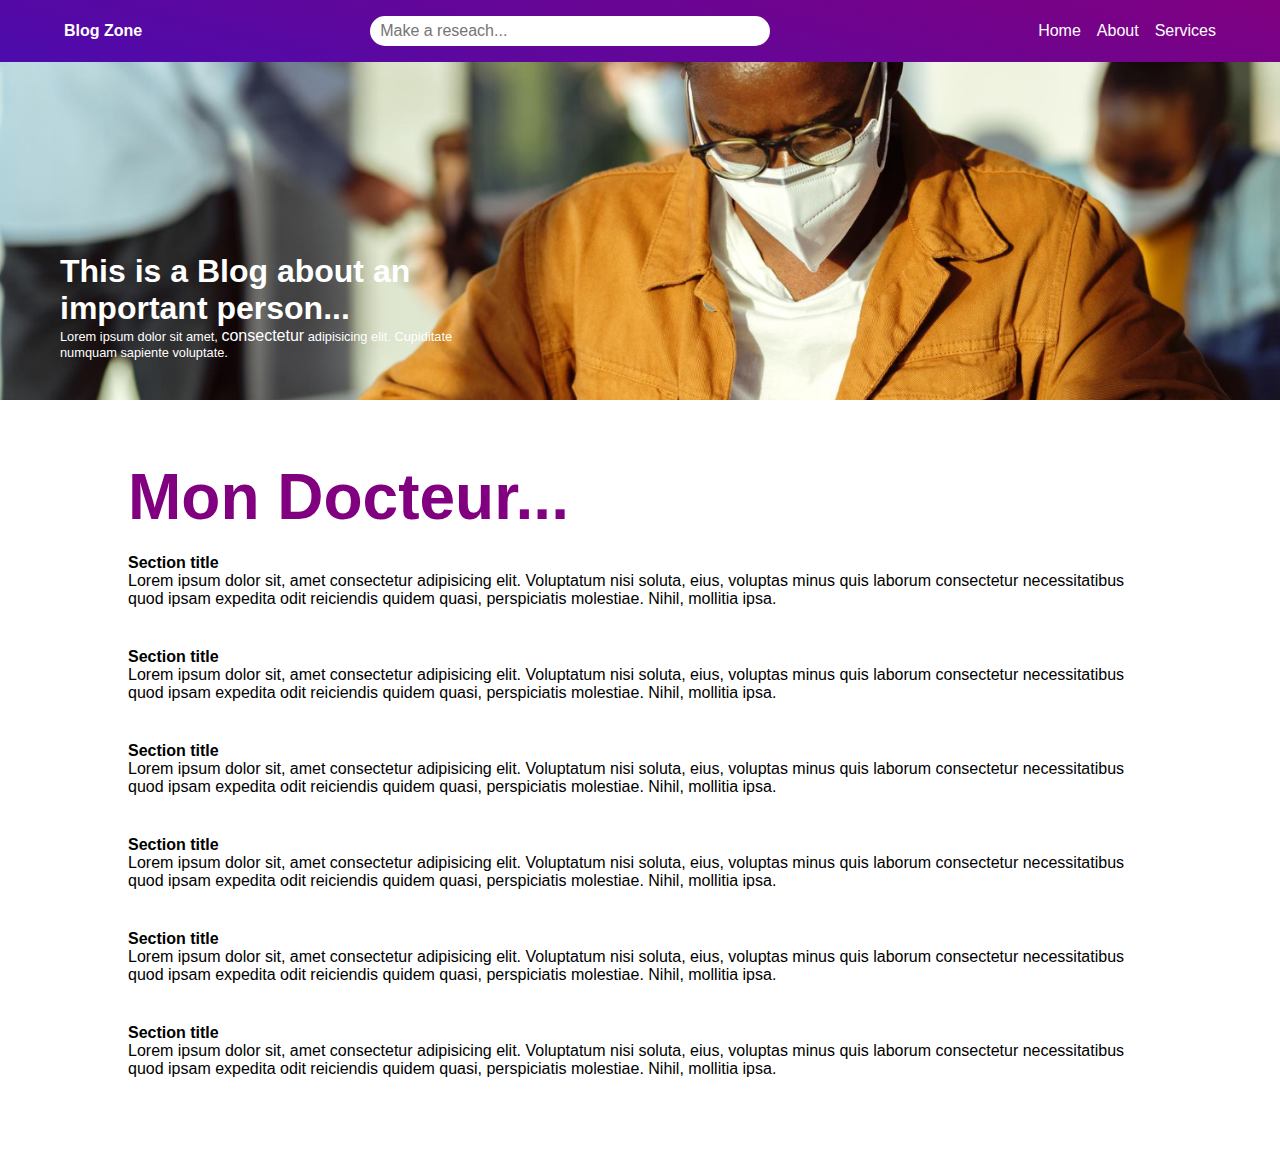
<file: web3/projects/blog/pages/index.html>
<!DOCTYPE html>
<html lang="en">

<head>
    <meta charset="UTF-8">
    <meta name="viewport" content="width=device-width, initial-scale=1.0">
    <title>Document</title>
    <link rel="stylesheet" href="../style.css">
</head>

<body>


    <!-- First bloc - Header -->
    <header>

        <!-- Navigation bar -->
        <nav>
            <h2>Blog Zone</h2>

            <!-- Search bar -->
            <input type="text" placeholder="Make a reseach...">

            <ul>
                <li>Home</li>
                <li>About</li>
                <li>Services</li>
            </ul>

        </nav>


        <!-- Absolute section -->
        <section>
            <h2 class="title">This is a Blog about an important person...</h2>
            <p>
                Lorem ipsum dolor sit amet, <span>consectetur</span> adipisicing elit. Cupiditate numquam sapiente
                voluptate.
            </p>
        </section>

    </header>


    <!-- Second block - Main -->
    <main>

        <!-- Aside sections -->

        <!-- Left side -->
        <aside class="left_side">

            <div class="posts_section">
                <h3 class="subtitle">Related Posts</h3>

                <!-- Posts section -->
                <div class="posts">
                    <div class="post">
                        <img src="../../../html/assets/coding_studio1.jpg" alt="Coding Studio">
                        <p class="post_title">This is a blog</p>
                    </div>
                    <div class="post">
                        <img src="../../../html/assets/coding_studio1.jpg" alt="Coding Studio">
                        <p class="post_title">This is a blog</p>
                    </div>
                    <div class="post">
                        <img src="../../../html/assets/coding_studio1.jpg" alt="Coding Studio">
                        <p class="post_title">This is a blog</p>
                    </div>
                    <div class="post">
                        <img src="../../../html/assets/coding_studio1.jpg" alt="Coding Studio">
                        <p class="post_title">This is a blog</p>
                    </div>
                </div>
            </div>

        </aside>


        <!-- Right side -->
        <!-- <aside class="right_side">
            <div class="tags_section">
                <span>#Menu</span>
            </div>
        </aside> -->


        <h1 class="heading">Mon Docteur...</h1>

        <div class="part">
            <h4>Section title</h4>

            <p>
                Lorem ipsum dolor sit, amet consectetur adipisicing elit. Voluptatum nisi soluta, eius, voluptas minus
                quis laborum consectetur necessitatibus quod ipsam expedita odit reiciendis quidem quasi, perspiciatis
                molestiae. Nihil, mollitia ipsa.
            </p>
        </div>

        <div class="part">
            <h4>Section title</h4>

            <p>
                Lorem ipsum dolor sit, amet consectetur adipisicing elit. Voluptatum nisi soluta, eius, voluptas minus
                quis laborum consectetur necessitatibus quod ipsam expedita odit reiciendis quidem quasi, perspiciatis
                molestiae. Nihil, mollitia ipsa.
            </p>
        </div>

        <div class="part">
            <h4>Section title</h4>

            <p>
                Lorem ipsum dolor sit, amet consectetur adipisicing elit. Voluptatum nisi soluta, eius, voluptas minus
                quis laborum consectetur necessitatibus quod ipsam expedita odit reiciendis quidem quasi, perspiciatis
                molestiae. Nihil, mollitia ipsa.
            </p>
        </div>

        <div class="part">
            <h4>Section title</h4>

            <p>
                Lorem ipsum dolor sit, amet consectetur adipisicing elit. Voluptatum nisi soluta, eius, voluptas minus
                quis laborum consectetur necessitatibus quod ipsam expedita odit reiciendis quidem quasi, perspiciatis
                molestiae. Nihil, mollitia ipsa.
            </p>
        </div>

        <div class="part">
            <h4>Section title</h4>

            <p>
                Lorem ipsum dolor sit, amet consectetur adipisicing elit. Voluptatum nisi soluta, eius, voluptas minus
                quis laborum consectetur necessitatibus quod ipsam expedita odit reiciendis quidem quasi, perspiciatis
                molestiae. Nihil, mollitia ipsa.
            </p>
        </div>

        <div class="part">
            <h4>Section title</h4>

            <p>
                Lorem ipsum dolor sit, amet consectetur adipisicing elit. Voluptatum nisi soluta, eius, voluptas minus
                quis laborum consectetur necessitatibus quod ipsam expedita odit reiciendis quidem quasi, perspiciatis
                molestiae. Nihil, mollitia ipsa.
            </p>
        </div>
    </main>


    <footer>

    </footer>

</body>

</html>
</file>
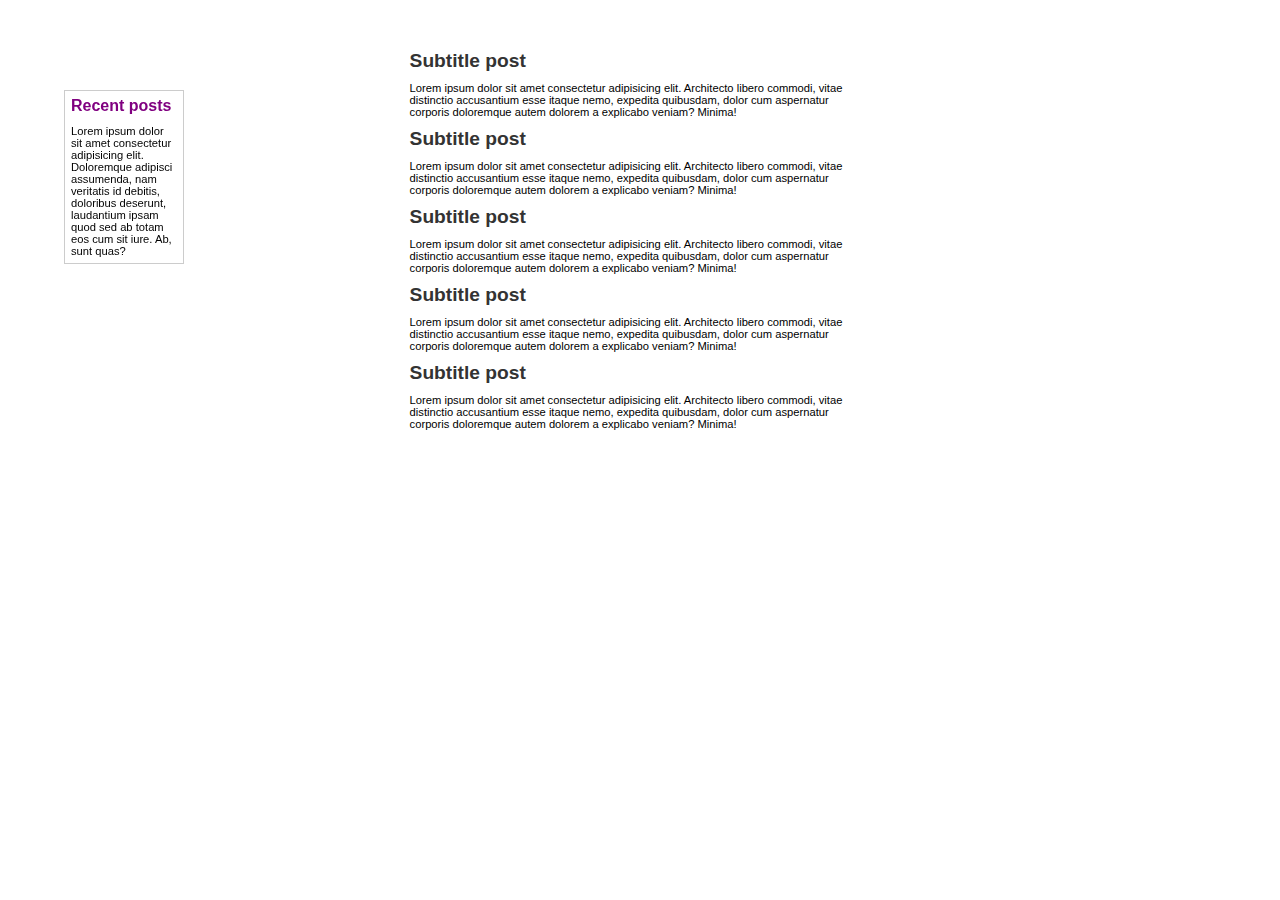
<file: web3/projects/tip.html>
<!DOCTYPE html>
<html lang="en">

<head>
    <meta charset="UTF-8">
    <meta name="viewport" content="width=device-width, initial-scale=1.0">
    <title>Document</title>
    <link rel="stylesheet" href="./tip.css">
</head>

<body>
    <main>
        <aside>
            <h2>Recent posts</h2>
            <p>
                Lorem ipsum dolor sit amet consectetur adipisicing elit. Doloremque adipisci assumenda, nam veritatis id
                debitis, doloribus deserunt, laudantium ipsam quod sed ab totam eos cum sit iure. Ab, sunt quas?
            </p>
        </aside>

        <main>
            <div>
                <h4>Subtitle post</h4>
                <p>
                    Lorem ipsum dolor sit amet consectetur adipisicing elit. Architecto libero commodi, vitae distinctio accusantium esse itaque nemo, expedita quibusdam, dolor cum aspernatur corporis doloremque autem dolorem a explicabo veniam? Minima!
                </p>
            </div>

            <div>
                <h4>Subtitle post</h4>
                <p>
                    Lorem ipsum dolor sit amet consectetur adipisicing elit. Architecto libero commodi, vitae distinctio accusantium esse itaque nemo, expedita quibusdam, dolor cum aspernatur corporis doloremque autem dolorem a explicabo veniam? Minima!
                </p>
            </div>

            <div>
                <h4>Subtitle post</h4>
                <p>
                    Lorem ipsum dolor sit amet consectetur adipisicing elit. Architecto libero commodi, vitae distinctio accusantium esse itaque nemo, expedita quibusdam, dolor cum aspernatur corporis doloremque autem dolorem a explicabo veniam? Minima!
                </p>
            </div>

            <div>
                <h4>Subtitle post</h4>
                <p>
                    Lorem ipsum dolor sit amet consectetur adipisicing elit. Architecto libero commodi, vitae distinctio accusantium esse itaque nemo, expedita quibusdam, dolor cum aspernatur corporis doloremque autem dolorem a explicabo veniam? Minima!
                </p>
            </div>

            <div>
                <h4>Subtitle post</h4>
                <p>
                    Lorem ipsum dolor sit amet consectetur adipisicing elit. Architecto libero commodi, vitae distinctio accusantium esse itaque nemo, expedita quibusdam, dolor cum aspernatur corporis doloremque autem dolorem a explicabo veniam? Minima!
                </p>
            </div>
        </main>
    </main>
</body>

</html>
</file>
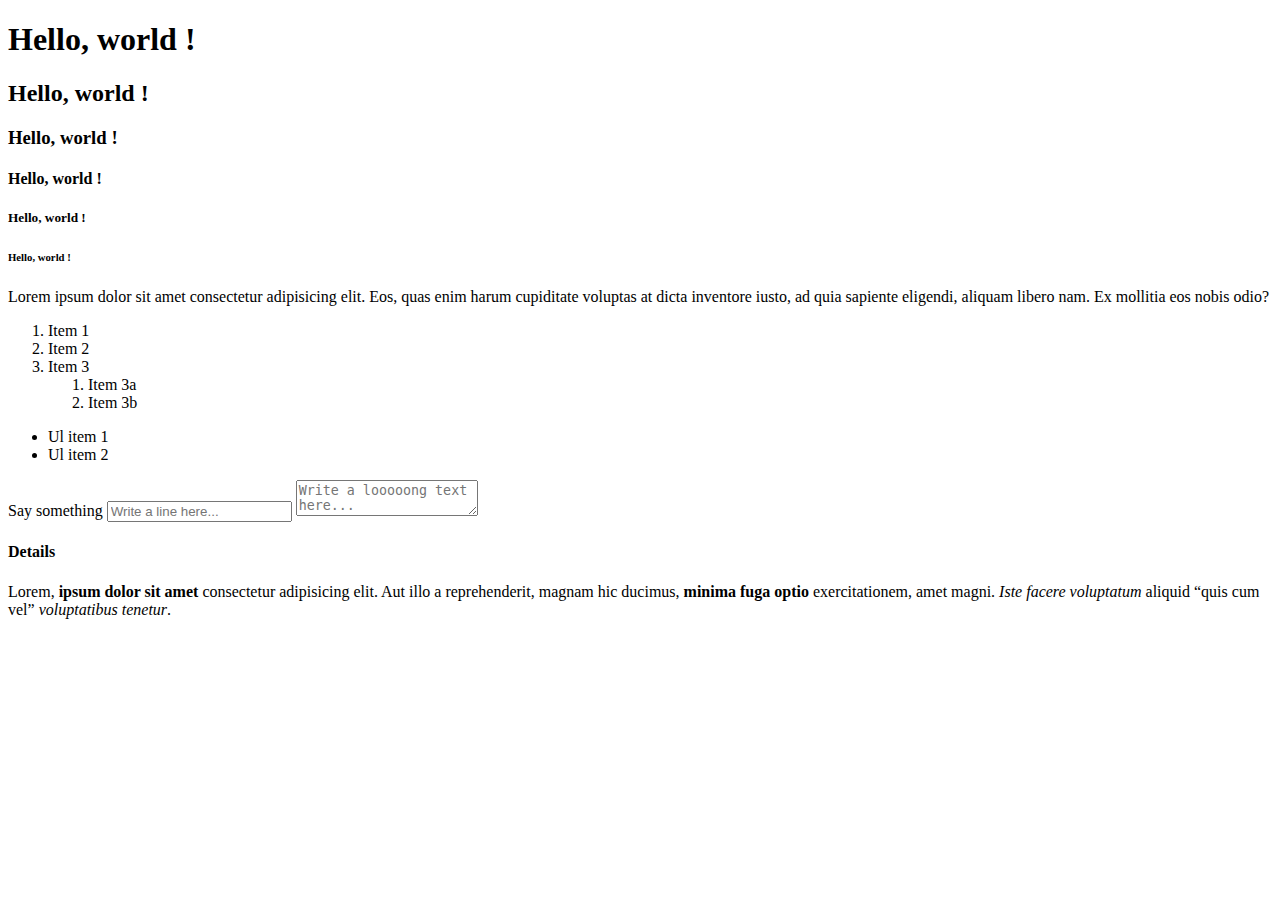
<file: web3/html/week1/day1.html>
<!DOCTYPE html>
<html lang="en">

<head>
    <title>TDA Bootcamp - Web3</title>
</head>

<body>
    <!-- Defining heading. We have 6 levels of headings. -->
    <h1>Hello, world !</h1>
    <h2>Hello, world !</h2>
    <h3>Hello, world !</h3>
    <h4>Hello, world !</h4>
    <h5>Hello, world !</h5>
    <h6>Hello, world !</h6>


    <!-- Paragraphs -->
    <p>
        Lorem ipsum dolor sit amet consectetur adipisicing elit. Eos, quas enim harum cupiditate voluptas at dicta
        inventore iusto, ad quia sapiente eligendi, aliquam libero nam. Ex mollitia eos nobis odio?
    </p>

    <!-- Lists -->
    <!-- 1. Ordered Lists -->
    <ol>
        <li>Item 1</li>
        <li>Item 2</li>
        <li>
            Item 3
            <ol>
                <li>Item 3a</li>
                <li>Item 3b</li>
            </ol>
        </li>
    </ol>

    <!-- 2. Unordered Lists -->
    <ul>
        <li>Ul item 1</li>
        <li>Ul item 2</li>
    </ul>

    <!-- Input fields -->
    <label for="">Say something</label>
    <input type="text" placeholder="Write a line here...">
    <textarea placeholder="Write a looooong text here..."></textarea>


    <!-- Details & emphasis -->
     <h4>Details</h4>
     <p>
        Lorem, <b>ipsum dolor sit amet</b> consectetur adipisicing elit. Aut illo a reprehenderit, magnam hic ducimus, <b>minima fuga optio</b> exercitationem, amet magni. <i>Iste facere voluptatum</i> aliquid <q>quis cum vel</q> <em>voluptatibus tenetur</em>.
     </p>
</body> 

</html>
</file>
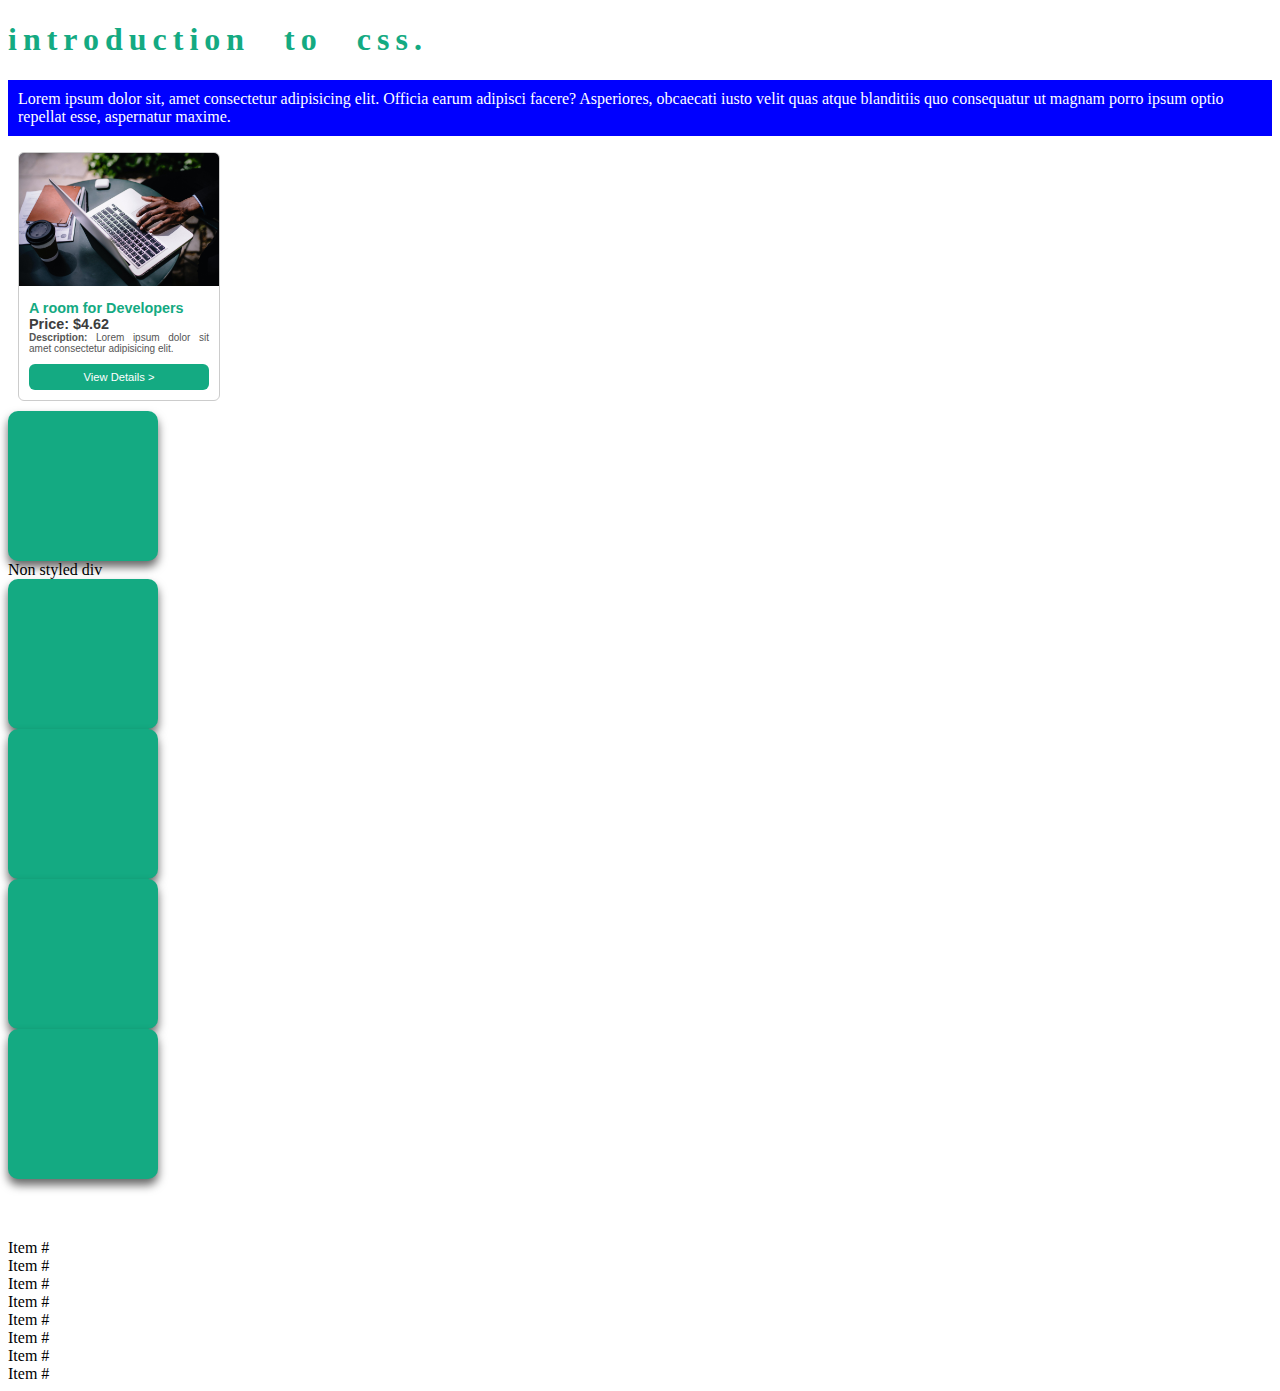
<file: web3/html/week2/day4.html>
<!DOCTYPE html>
<html lang="en">

<head>
    <meta charset="UTF-8">
    <meta name="viewport" content="width=device-width, initial-scale=1.0">
    <title>Document</title>
    <link rel="stylesheet" href="../../css/week2/day4.css">
</head>

<body>

    <h1 id="first_heading">Introduction to CSS.</h1>
    <p class="custom_p">
        Lorem ipsum dolor sit, amet consectetur adipisicing elit. Officia earum adipisci facere? Asperiores, obcaecati
        iusto velit quas atque blanditiis quo consequatur ut magnam porro ipsum optio repellat esse, aspernatur maxime.
    </p>

    <!-- Product Card demo -->
    <div class="card">
        <img src="../assets/hero1.jpg" alt="Coding studio 1">

        <!-- Product details -->
        <div class="card_details">
            <h3>A room for Developers</h3>
            <h5> <b>Price: </b>$4.62</h5>
            <p>
                <b>Description:</b>
                Lorem ipsum dolor sit amet consectetur adipisicing elit.
            </p>

            <!-- Action Button -->
            <button>View Details ></button>
        </div>
    </div>

    <section class="first_container">
        <div class="custom_div"></div>
        <div class="">Non styled div</div>
        <div class="custom_div"></div>
        <div class="custom_div"></div>
        <div class="custom_div"></div>
        <div class="custom_div"></div>
    </section>


    <section>
        <div>Item #</div>
        <div>Item #</div>
        <div>Item #</div>
        <div>Item #</div>
        <div>Item #</div>
        <div>Item #</div>
        <div>Item #</div>
        <div>Item #</div>
    </section>
</body>

</html>
</file>
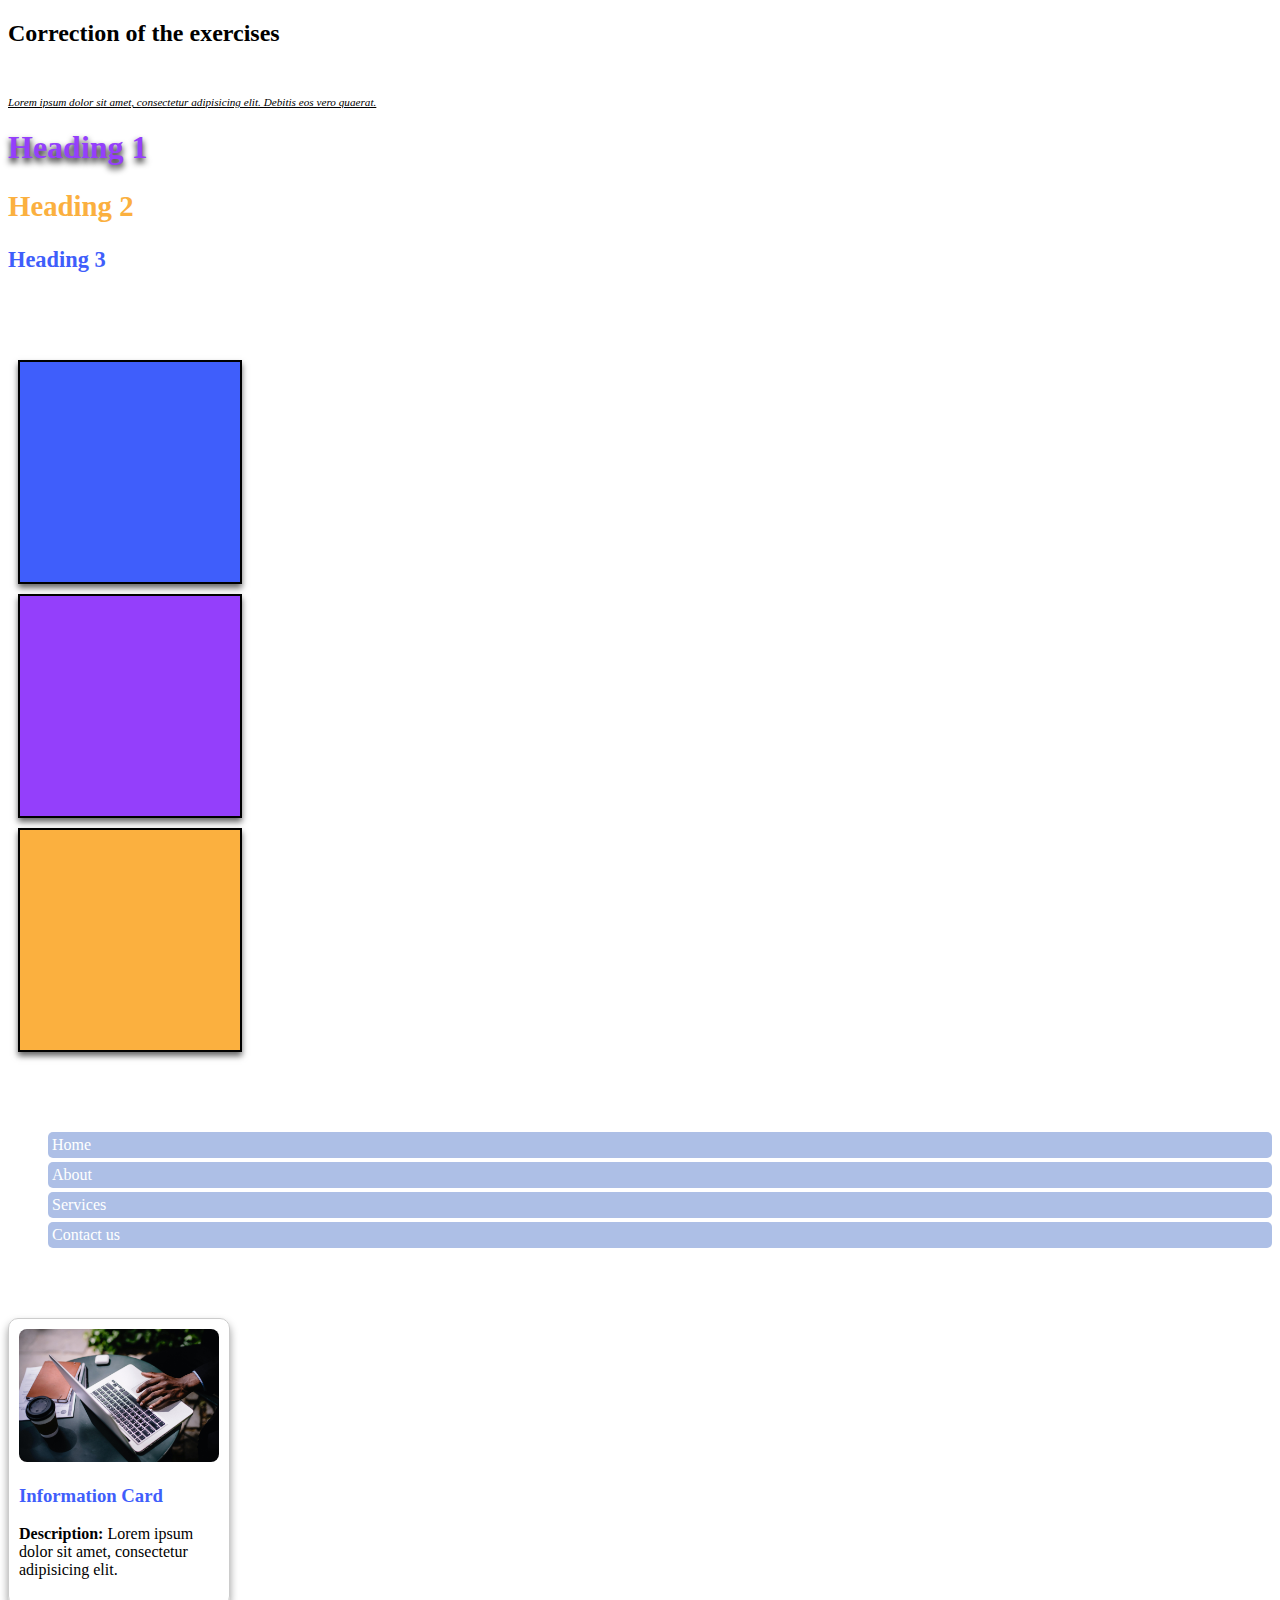
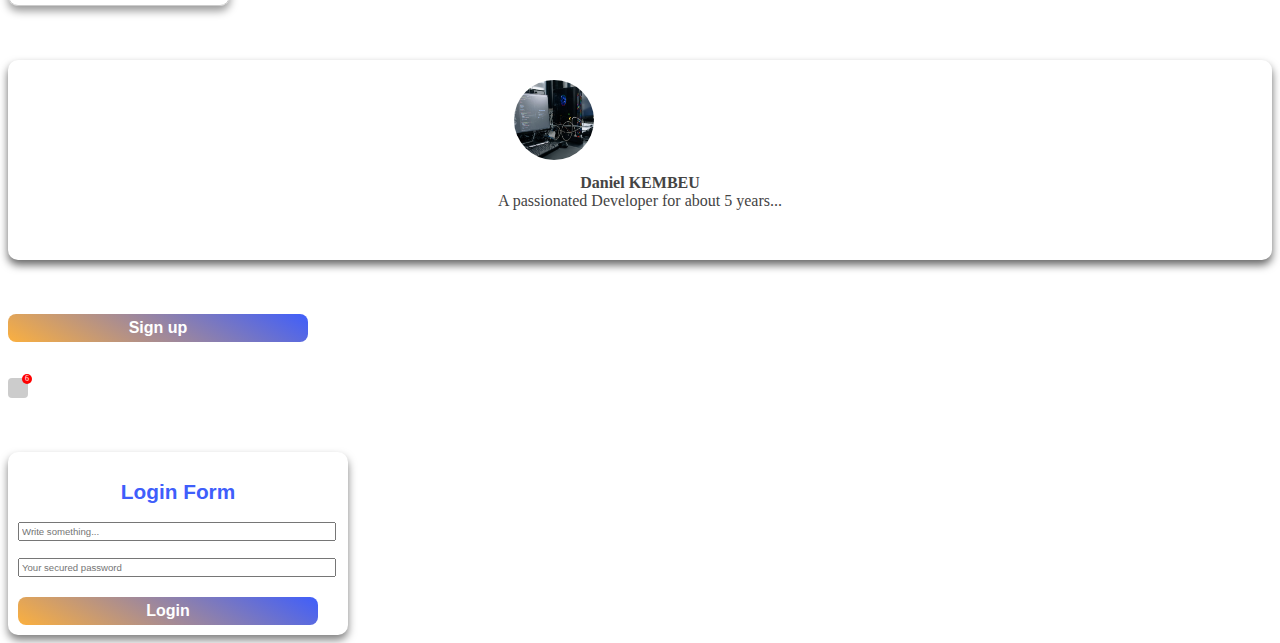
<file: web3/html/week2/day5.html>
<!DOCTYPE html>
<html lang="en">

<head>
    <meta charset="UTF-8">
    <meta name="viewport" content="width=device-width, initial-scale=1.0">
    <title>Document</title>
    <link rel="stylesheet" href="../../css/week2/day5.css">
</head>

<body>
    <h2>Correction of the exercises</h2>
    <br>
    <!-- First exercise -->
    <section id="section1">
        <p>
            <i>
                Lorem ipsum dolor sit amet, consectetur adipisicing elit. Debitis eos vero quaerat.
            </i>
        </p>

        <h1>Heading 1</h1>
        <h2>Heading 2</h2>
        <h3>Heading 3</h3>
    </section>
    <!-- End First exercise -->


    <br><br><br>

    <!-- Second exercise -->
    <section id="section2">
        <div class="box1"></div>
        <div class="box2"></div>
        <div class="box3"></div>
    </section>
    <!-- End Second exercise -->

    <br><br><br>

    <!-- Third exercise -->
    <section id="section3">
        <ul>
            <li>Home</li>
            <li>About</li>
            <li>Services</li>
            <li>Contact us</li>
        </ul>
    </section>
    <!-- End Third exercise -->


    <br><br><br>

    <!-- Fourth exercise -->
    <section id="section4">
        <img src="../assets/hero1.jpg" alt="An information card">

        <div>
            <h3>Information Card</h3>
            <p>
                <b>Description: </b> Lorem ipsum dolor sit amet, consectetur adipisicing elit.
            </p>
        </div>
    </section>
    <!-- End Fourth exercise -->


    <br><br><br>

    <!-- Fifth exercise -->
    <section id="section5">
        <img src="../assets/coding_studio1.jpg" alt="Coding Studio 1">

        <div>
            <h4>Daniel KEMBEU</h4>
            <p>
                A passionated Developer for about 5 years...
            </p>
        </div>
    </section>
    <!-- End Fifth exercise -->


    <br><br><br>

    <!-- Sixth exercise -->
    <button id="section6">Sign up</button>
    <!-- End Sixth exercise -->

    <br><br><br>

    <!-- Seventh exercise -->
    <section id="section7">
        <!-- Badge -->
        <span>6</span>
    </section>
    <!-- End Seventh exercise -->


    <br><br><br>

    <!-- Eigth exercise -->
    <section id="section8">
        <h2>Login Form</h2>
        <div>
            <p>
                <input type="text" placeholder="Write something...">
            </p>
            <input type="password" placeholder="Your secured password">
        </div>
        <button id="section6">Login</button>
    </section>
    <!-- End Eigth exercise -->

</body>

</html>
</file>
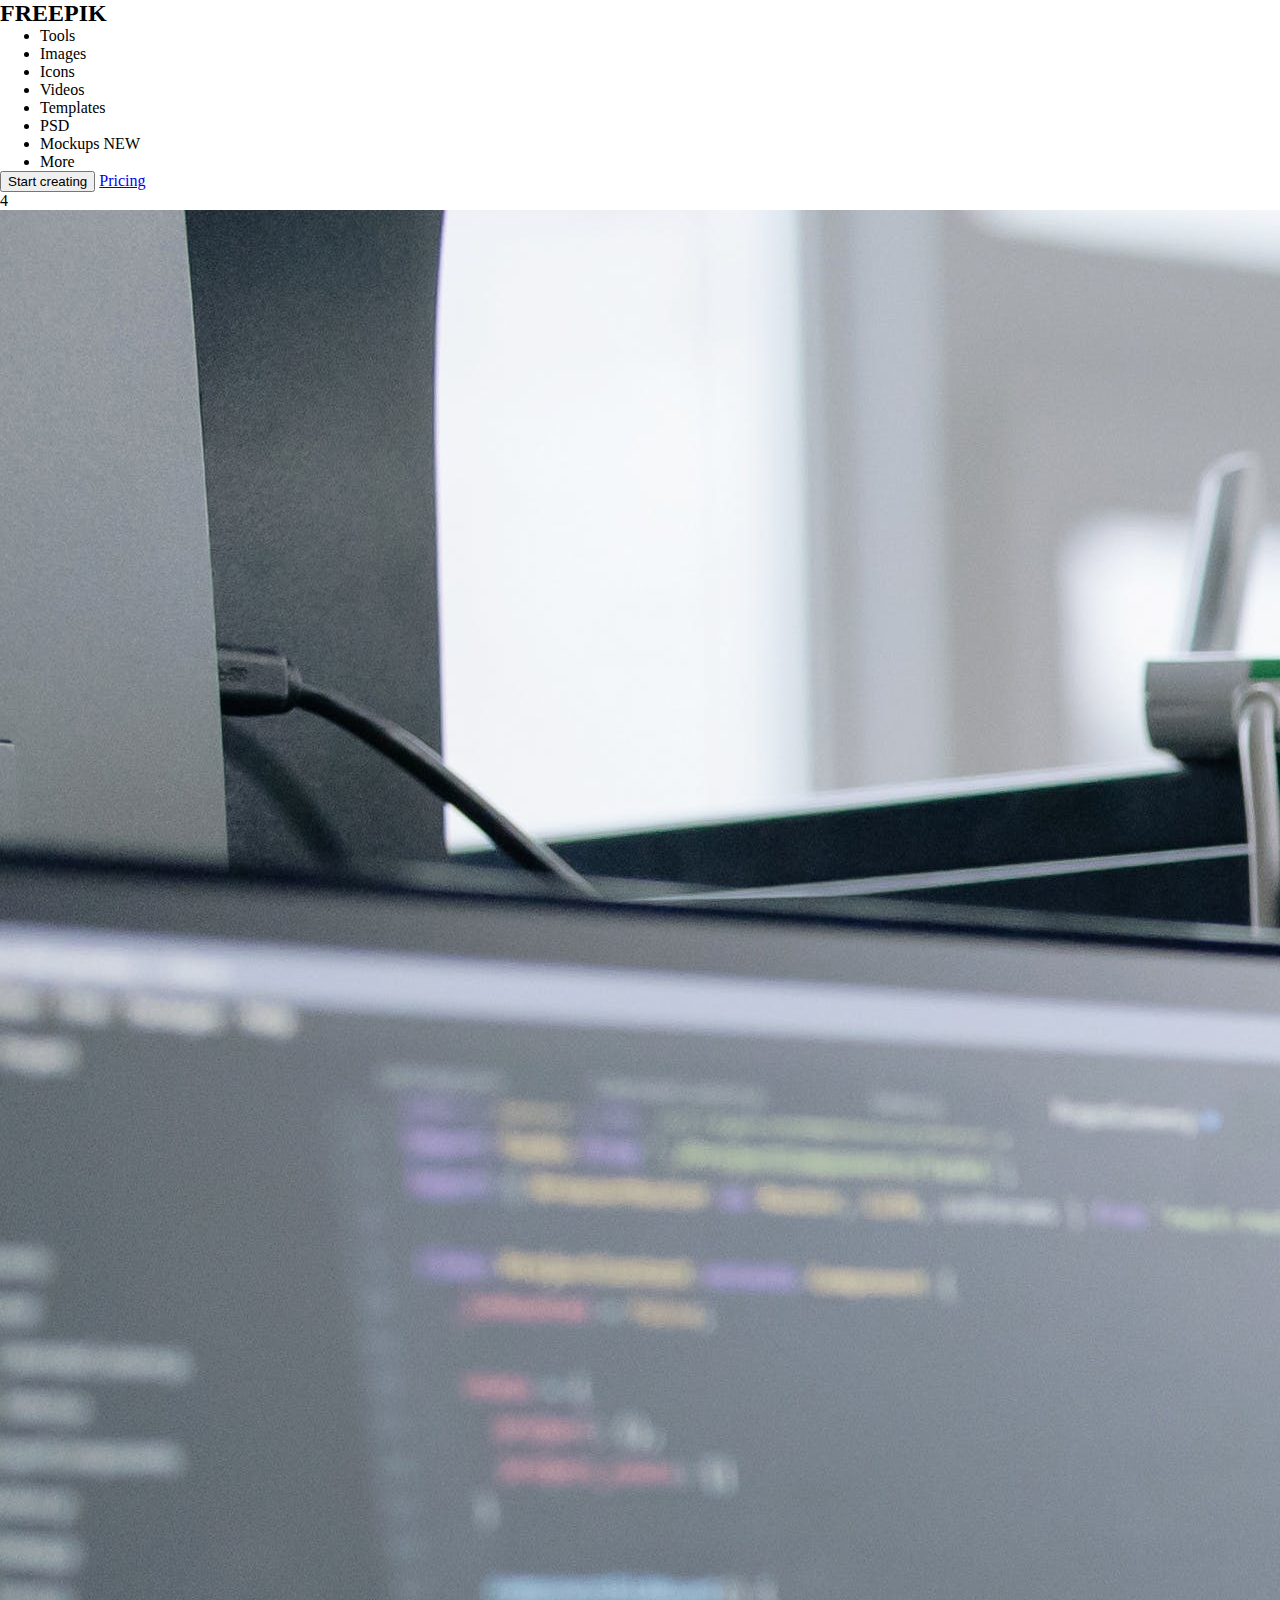
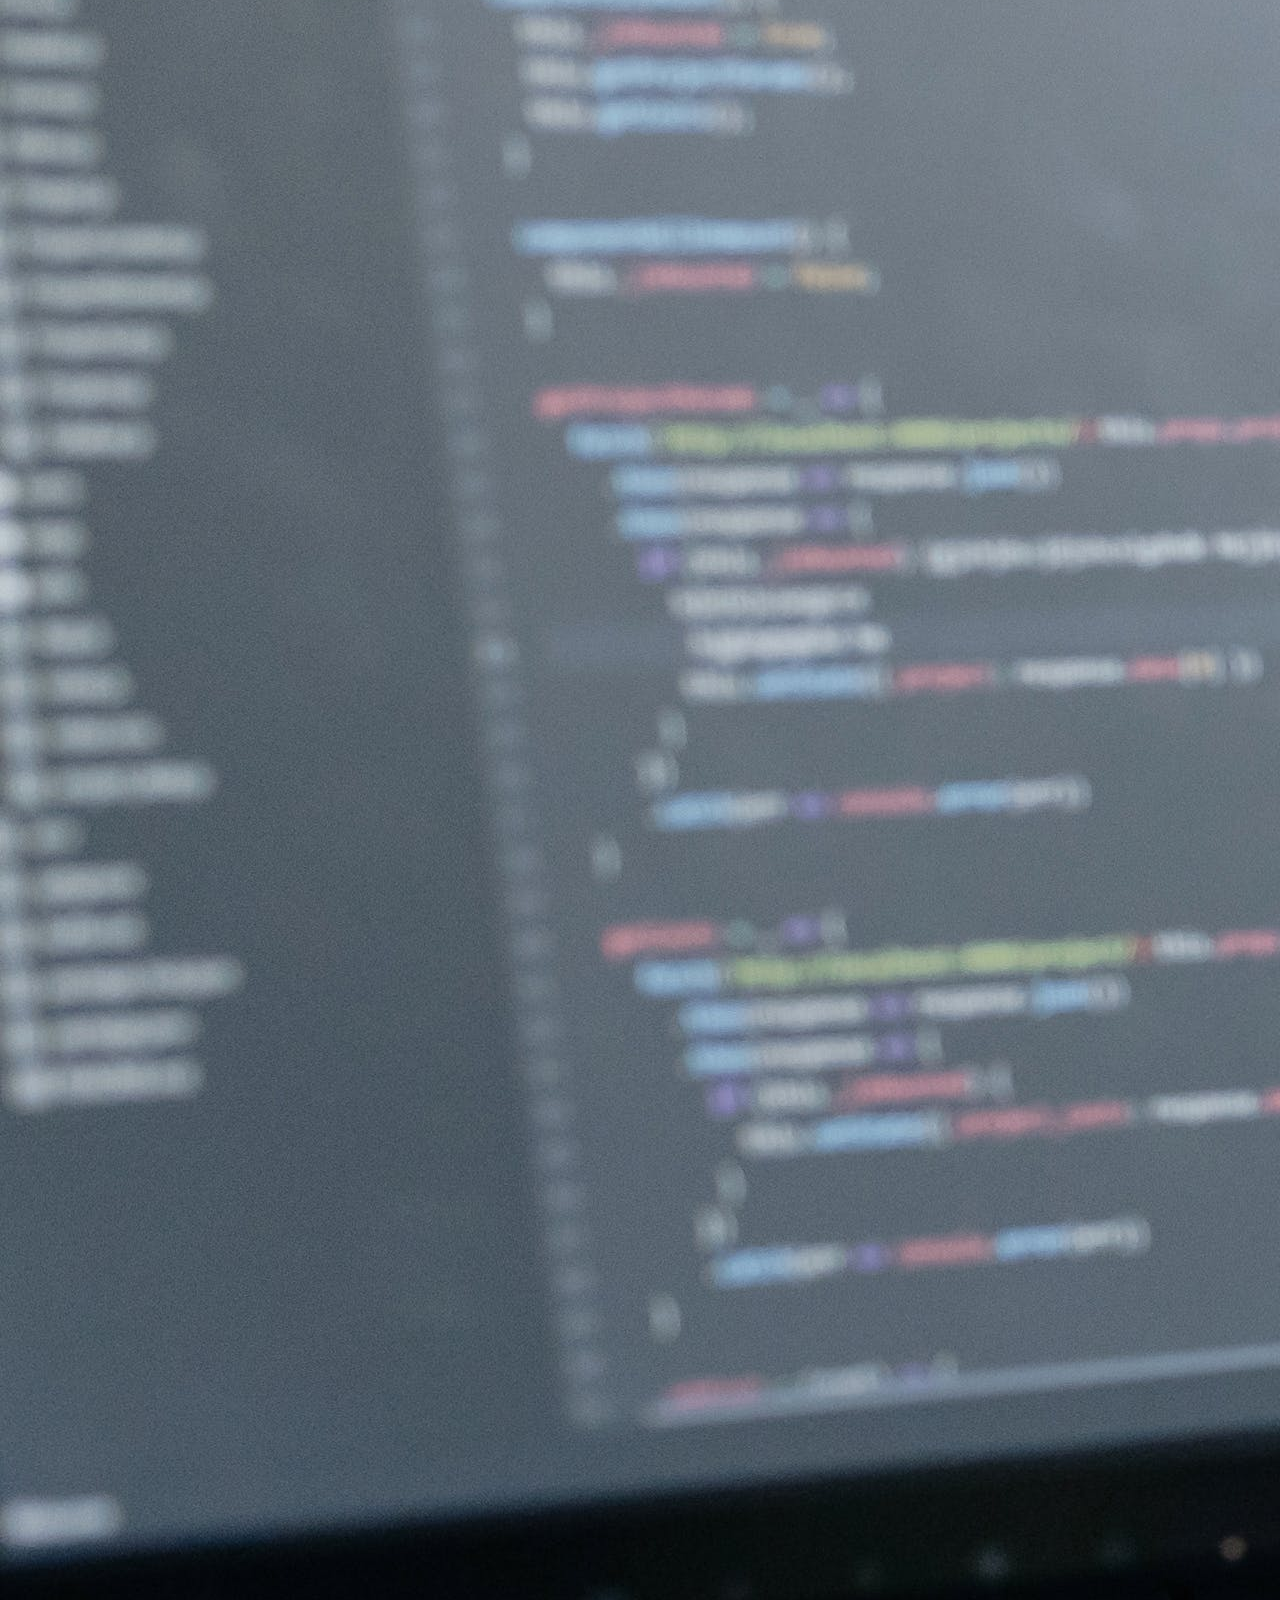
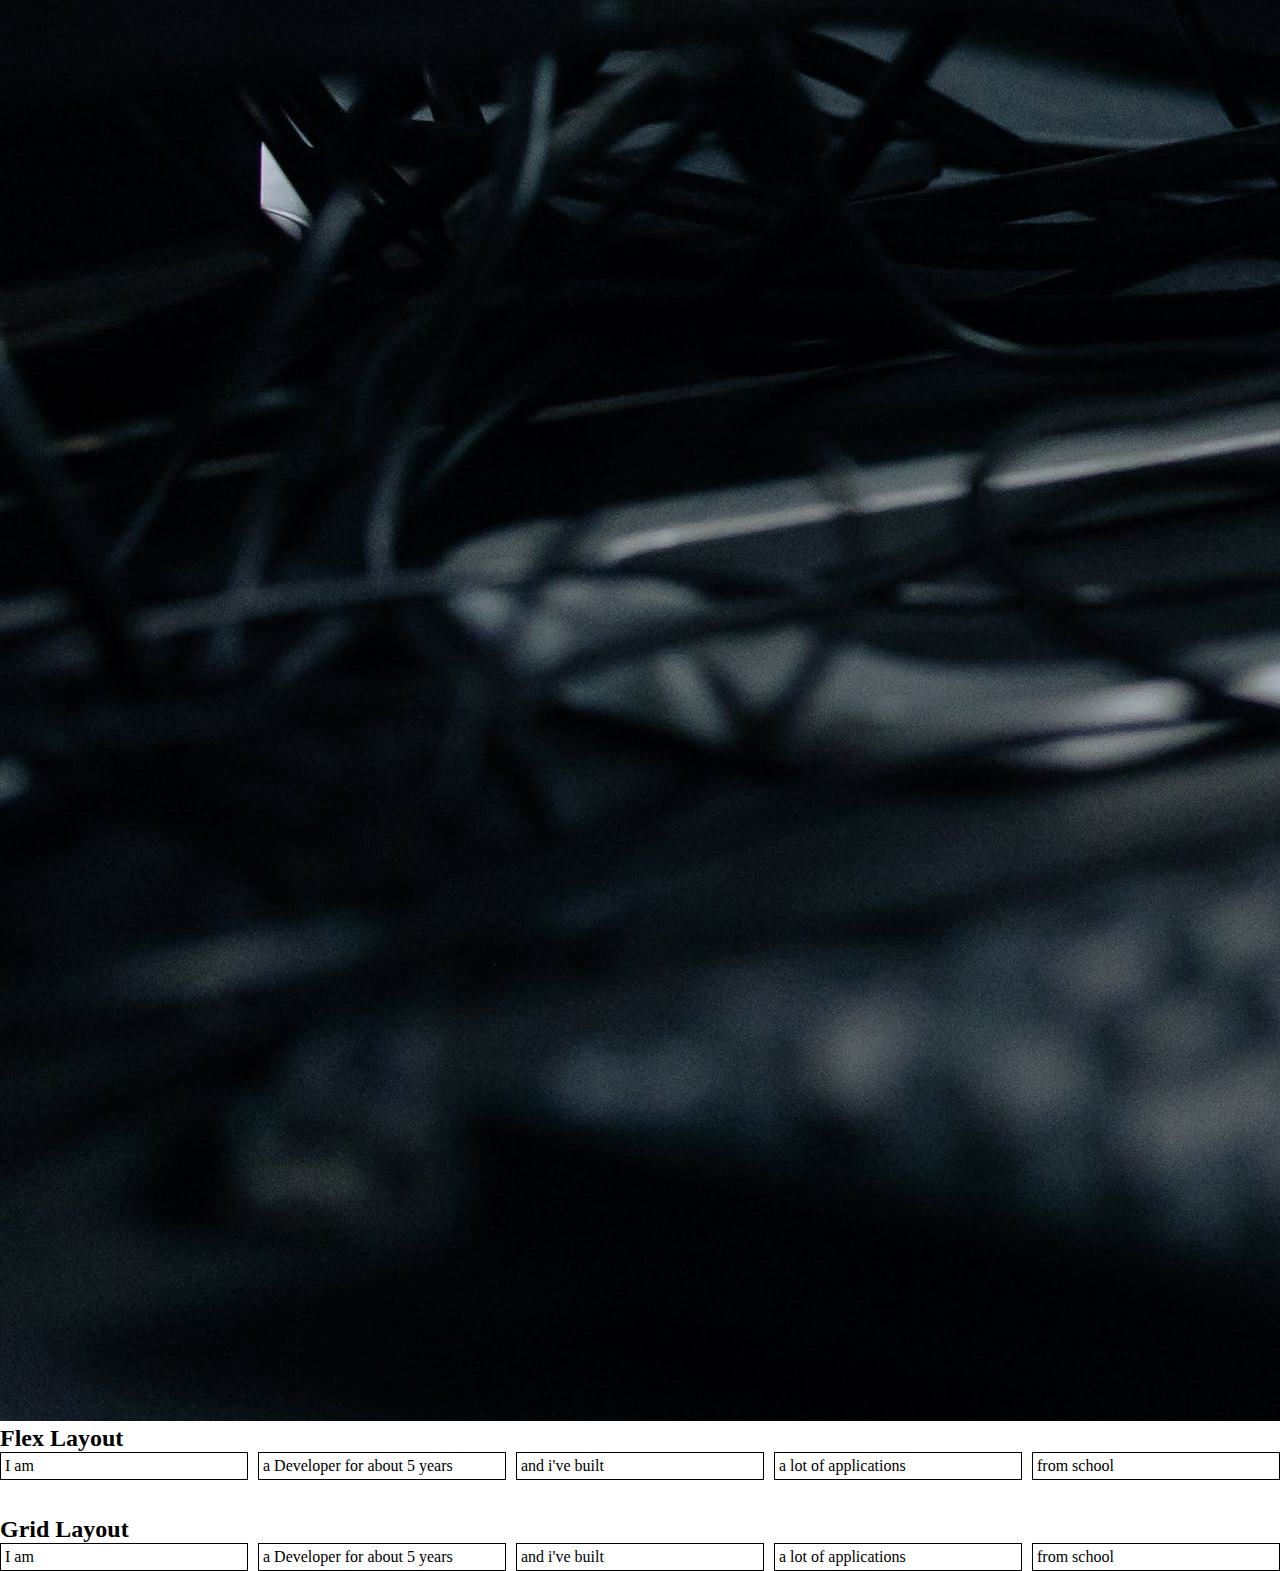
<file: web3/html/week2/day6.html>
<!DOCTYPE html>
<html lang="en">

<head>
    <meta charset="UTF-8">
    <meta name="viewport" content="width=device-width, initial-scale=1.0">
    <title>Document</title>
    <link rel="stylesheet" href="../../css/week2/day6.css">
</head>

<body>

    <!-- Navigation bar -->
    <nav>
        <div class="left__side">
            <h2>FREEPIK</h2>
            <ul>
                <li>Tools</li>
                <li>Images</li>
                <li>Icons</li>
                <li>Videos</li>
                <li>Templates</li>
                <li>PSD</li>
                <li>Mockups
                    <span class="tag">NEW</span>
                </li>
                <li>More</li>
            </ul>
        </div>

        <div class="right__side">
            <button>Start creating</button>
            <a href="#">Pricing</a>

            <div class="user__container">
                <!-- Div as icon -->
                <div>
                    <span>4</span>
                </div>

                <!-- Profile picture -->
                <img src="../assets/coding_studio1.jpg" alt="Profile picture">
            </div>
        </div>
    </nav>


    <h2>Flex Layout</h2>
    <section class="flex-container">
        <div class="box1">I am</div>
        <div class="box2"> a Developer for about 5 years</div>
        <div class="box3">and i've built</div>
        <div class="box4">a lot of applications</div>
        <div class="box5">from school</div>
    </section>

    <br><br>

    <h2>Grid Layout</h2>
    <section class="grid-container">
        <div class="box1">I am</div>
        <div class="box2"> a Developer for about 5 years</div>
        <div class="box3">and i've built</div>
        <div class="box4">a lot of applications</div>
        <div class="box5">from school</div>
    </section>
</body>

</html>
</file>
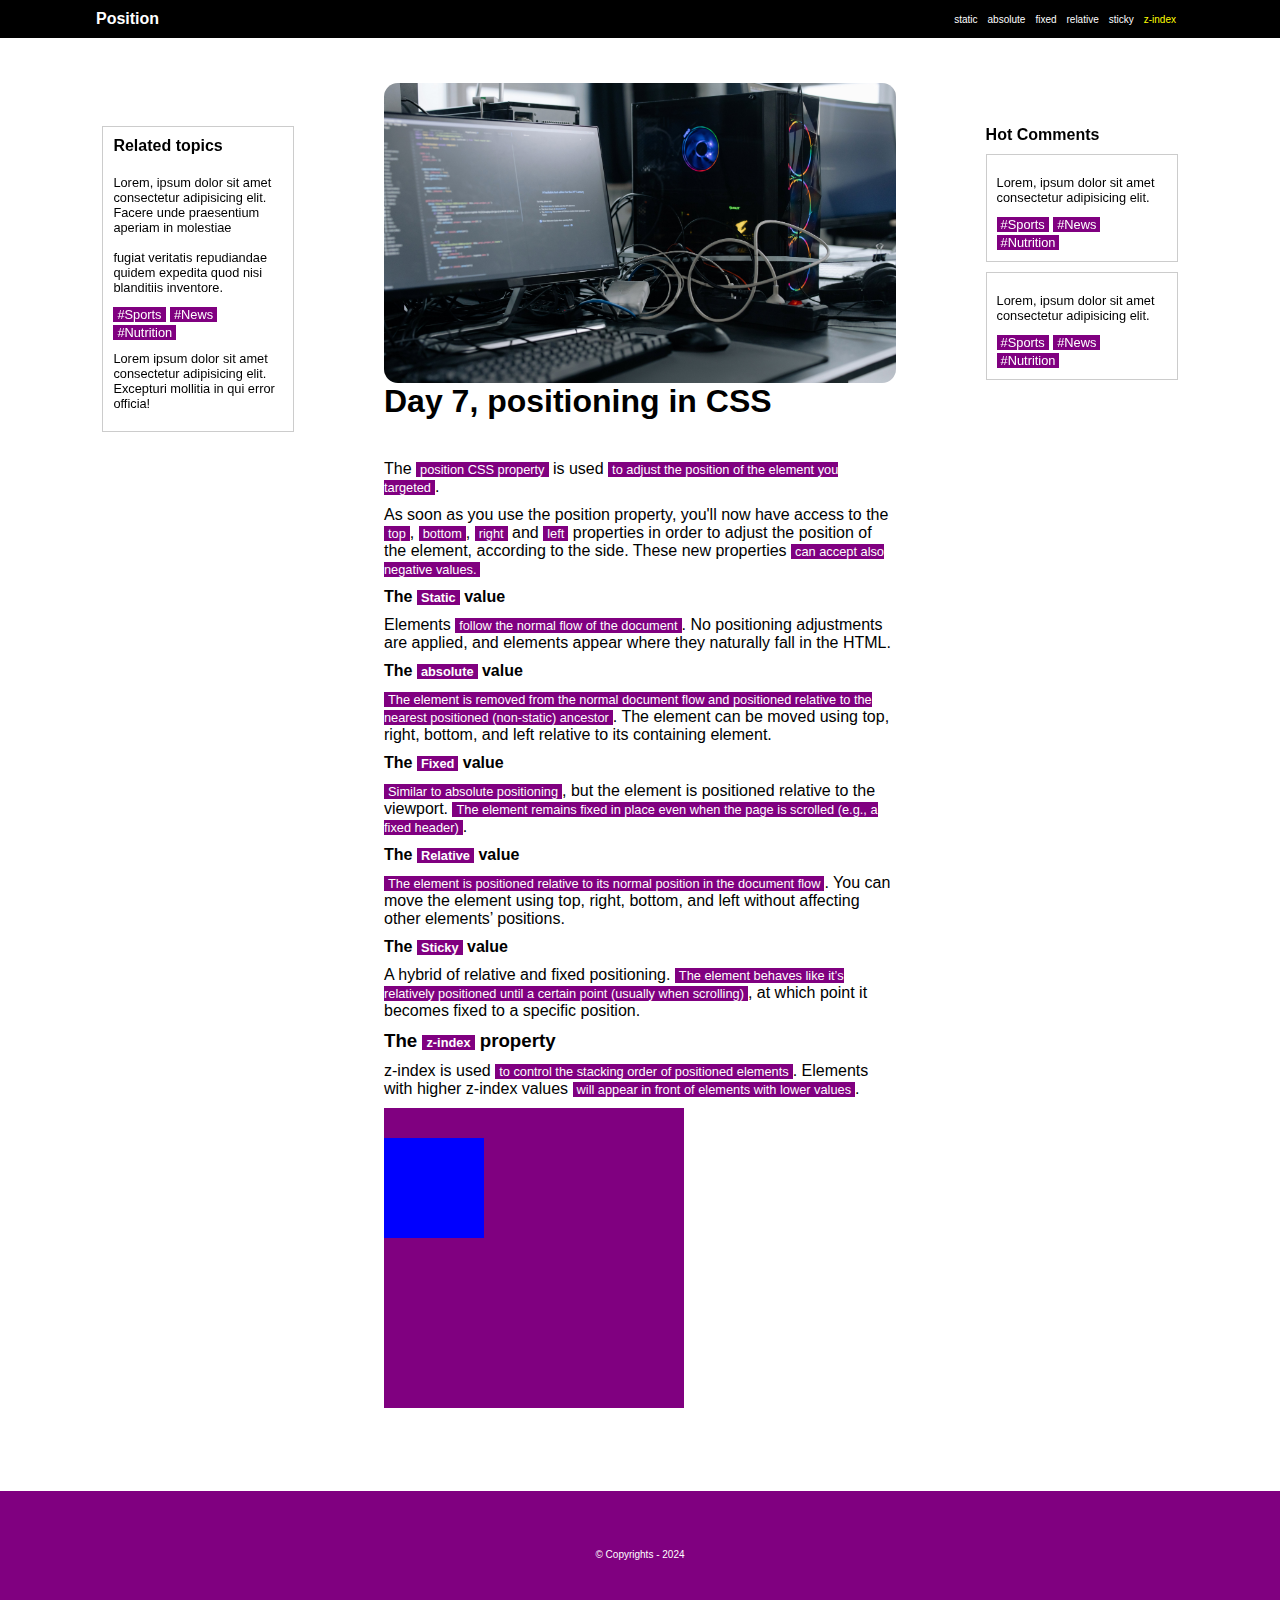
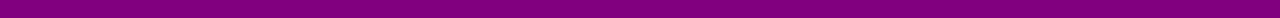
<file: web3/html/week2/day7.html>
<!DOCTYPE html>
<html lang="en">

<head>
    <meta charset="UTF-8">
    <meta name="viewport" content="width=device-width, initial-scale=1.0">
    <title>Document</title>
    <link rel="stylesheet" href="../../css/week2/day7.css">
</head>

<body>

    <header>
        <nav>
            <h2>Position</h2>

            <ul>
                <li><a href="#static">static</a></li>
                <li><a href="#absolute">absolute</a></li>
                <li><a href="#fixed">fixed</a></li>
                <li><a href="#relative">relative</a></li>
                <li><a href="#sticky">sticky</a></li>
                <li><a href="#z-index">z-index</a></li>
            </ul>
        </nav>
    </header>


    <main>

        <div class="image_container"></div>
        <h1 style="margin-bottom: 40px;">Day 7, positioning in CSS</h1>
 
        <aside class="left_aside">
            <h2 style="margin-bottom: 20px;">Related topics</h2>
            <p>
                Lorem, ipsum dolor sit amet consectetur adipisicing elit. Facere unde praesentium aperiam in molestiae
                <br>
                <br>
                fugiat veritatis repudiandae quidem expedita quod nisi blanditiis inventore.
            </p>
            <span>#Sports</span> <span>#News</span> <span>#Nutrition</span>

            <p>
                Lorem ipsum dolor sit amet consectetur adipisicing elit. Excepturi mollitia in qui error officia!
            </p>
        </aside>

        <section class="right_aside">
            <h2>Hot Comments</h2>
            <aside>
                <p>
                    Lorem, ipsum dolor sit amet consectetur adipisicing elit.
                </p>
                <span>#Sports</span> <span>#News</span> <span>#Nutrition</span>
            </aside>

            <aside>
                <p>
                    Lorem, ipsum dolor sit amet consectetur adipisicing elit.
                </p>
                <span>#Sports</span> <span>#News</span> <span>#Nutrition</span>
            </aside>
        </section>

        <p>
            The <span>position CSS property</span> is used <span>to adjust the position of the element you
                targeted</span>.
        </p>

        <p>
            As soon as you use the position property, you'll now have access to the <span>top</span>,
            <span>bottom</span>, <span>right</span> and <span>left</span> properties in order to adjust the position of
            the element, according to the side. These new properties <span>can accept also negative values.</span>
        </p>

        <h2 id="static">The <span>Static</span> value</h2>
        <p class="p-abs">
            Elements <span>follow the normal flow of the document</span>.
            No positioning adjustments are applied, and elements appear where they naturally fall in the HTML.
        </p>

        <h2 id="absolute">The <span>absolute</span> value</h2>
        <p>
            <span>The element is removed from the normal document flow and positioned relative to the nearest positioned
                (non-static) ancestor</span>.
            The element can be moved using top, right, bottom, and left relative to its containing element.
        </p>

        <h2 id="fixed">The <span>Fixed</span> value</h2>

        <p>
            <span>Similar to absolute positioning</span>, but the element is positioned relative to the viewport.
            <span>The element remains fixed in place even when the page is scrolled (e.g., a fixed header)</span>.
        </p>

        <h2 id="relative">The <span>Relative</span> value</h2>

        <p>
            <span>The element is positioned relative to its normal position in the document flow</span>.
            You can move the element using top, right, bottom, and left without affecting other elements’ positions.
        </p>

        <h2 id="sticky">The <span>Sticky</span> value</h2>

        <p>
            A hybrid of relative and fixed positioning.
            <span>The element behaves like it’s relatively positioned until a certain point (usually when
                scrolling)</span>, at which
            point it becomes fixed to a specific position.
        </p>

        <h3 id="z-index">The <span>z-index</span> property</h3>

        <p>
            z-index is used <span>to control the stacking order of positioned elements</span>. Elements with higher
            z-index values
            <span>will appear in front of elements with lower values</span>.
        </p>

        <div class="container">
            <div class="box"></div>
        </div>

    </main>

    <footer>
        <p>© Copyrights - 2024</p>
    </footer>

</body>

</html>
</file>
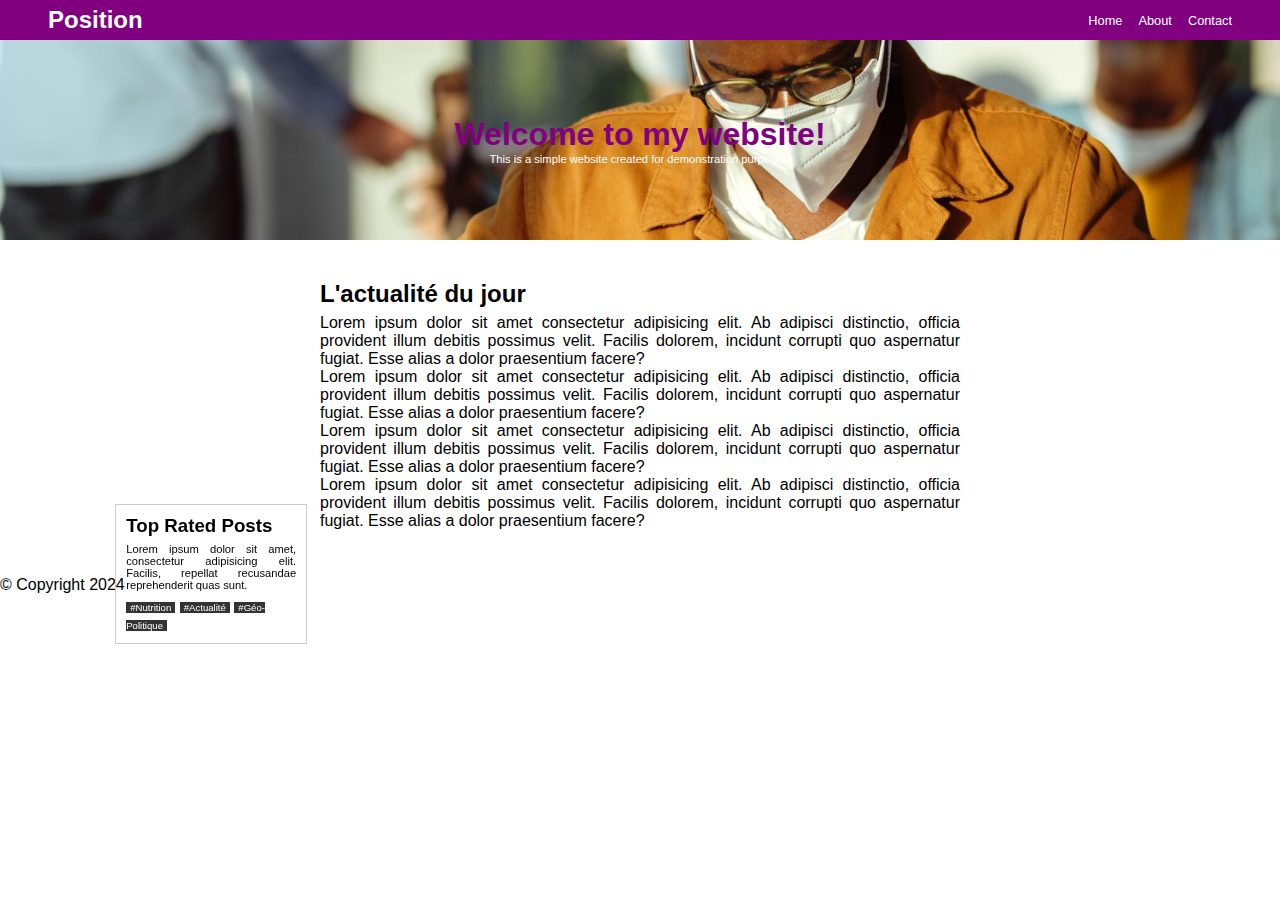
<file: web3/html/week2/day7_demo.html>
<!DOCTYPE html>
<html lang="en">

<head>
    <meta charset="UTF-8">
    <meta name="viewport" content="width=device-width, initial-scale=1.0">
    <title>Document</title>
    <link rel="stylesheet" href="../../css/week2/day7_demo.css">
</head>

<body>

    <header>

        <nav>
            <h2>Position</h2>
            <ul>
                <li><a href="#">Home</a></li>
                <li><a href="#">About</a></li>
                <li><a href="#">Contact</a></li>
            </ul>
        </nav>


        <div class="heading__titles">
            <h1>Welcome to my website!</h1>
            <p>This is a simple website created for demonstration purposes.</p>
        </div>

    </header>


    <main>

        <aside>
            <h3>Top Rated Posts</h3>
            <p>
                Lorem ipsum dolor sit amet, consectetur adipisicing elit. Facilis, repellat recusandae reprehenderit
                quas sunt.
            </p>

            <span>#Nutrition</span> <span>#Actualité</span> <span>#Géo-Politique</span>
        </aside>


        <section>
            <h2>L'actualité du jour</h2>

            <p>
                Lorem ipsum dolor sit amet consectetur adipisicing elit. Ab adipisci distinctio, officia provident illum
                debitis possimus velit. Facilis dolorem, incidunt corrupti quo aspernatur fugiat. Esse alias a dolor
                praesentium facere?
                <br>
                Lorem ipsum dolor sit amet consectetur adipisicing elit. Ab adipisci distinctio, officia provident illum
                debitis possimus velit. Facilis dolorem, incidunt corrupti quo aspernatur fugiat. Esse alias a dolor
                praesentium facere?
                <br>
                Lorem ipsum dolor sit amet consectetur adipisicing elit. Ab adipisci distinctio, officia provident illum
                debitis possimus velit. Facilis dolorem, incidunt corrupti quo aspernatur fugiat. Esse alias a dolor
                praesentium facere?
                <br>
                Lorem ipsum dolor sit amet consectetur adipisicing elit. Ab adipisci distinctio, officia provident illum
                debitis possimus velit. Facilis dolorem, incidunt corrupti quo aspernatur fugiat. Esse alias a dolor
                praesentium facere?
            </p>
        </section>


    </main>

    <footer>
        © Copyright 2024
    </footer>
</body>

</html>
</file>
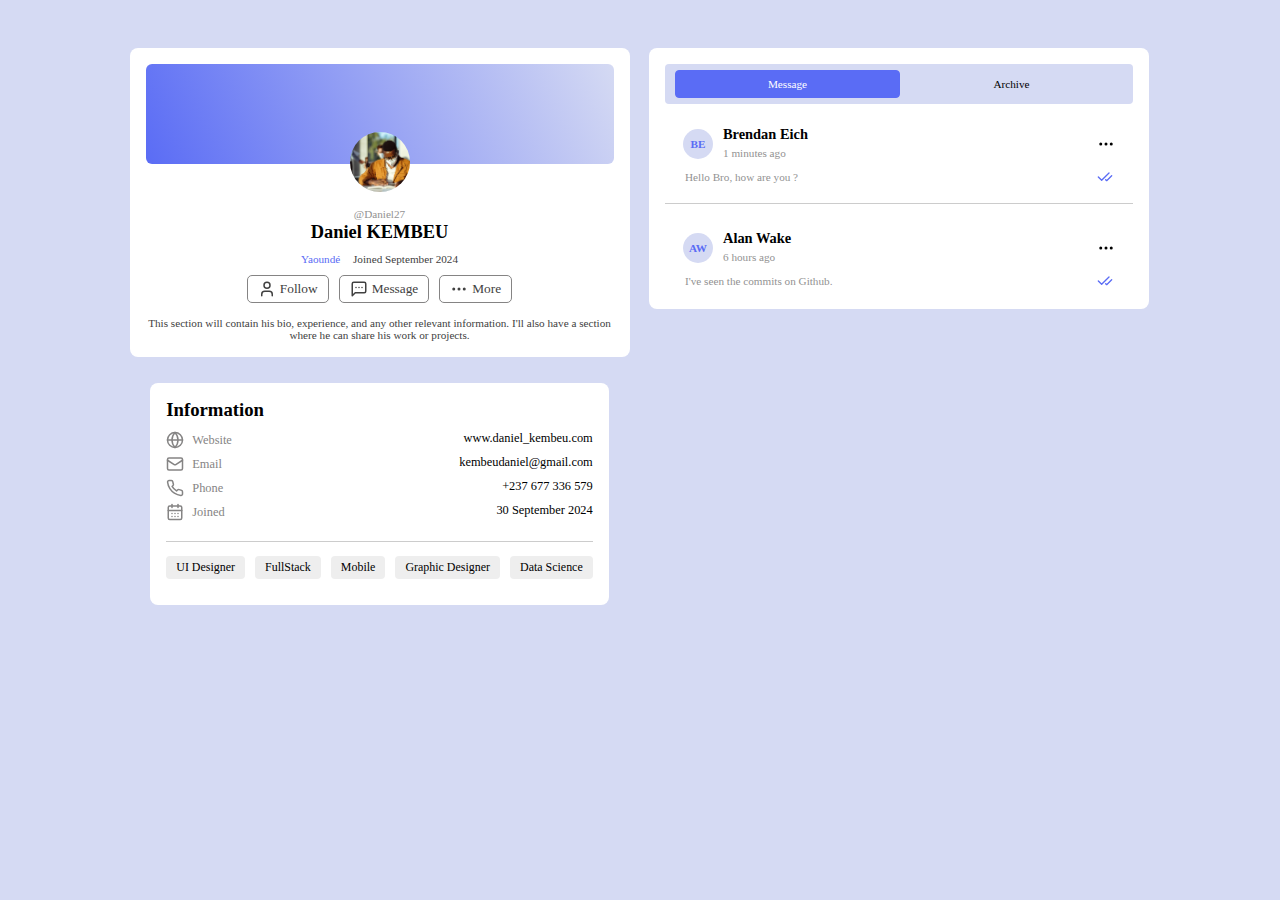
<file: web3/html/week3/day9.html>
<!DOCTYPE html>
<html lang="en">

<head>
    <meta charset="UTF-8">
    <meta name="viewport" content="width=device-width, initial-scale=1.0">
    <title>App | Profile</title>
    <link rel="stylesheet" href="../../css/week3/day9.css">
</head>

<body>

    <main>
        <!-- Left section -->
        <section class="left_section">

            <!-- Bloc 1 -->
            <div class="bloc_1">
                <header>
                    <!-- 
                        Where the background image will be placed with the profile picture of the user.
                    -->
                    <!-- Background image -->
                    <img width="200" src="../../../web3/assets/learning-english.jpg" alt="">

                </header>

                <!-- User's informations -->
                <div class="user__informations">
                    <span>@Daniel27</span>
                    <h2>Daniel KEMBEU</h2>

                    <p class="personal_informations">
                        <span>Yaoundé</span>
                        Joined September 2024
                    </p>

                    <div class="buttons_container">
                        <button>
                            <svg xmlns="http://www.w3.org/2000/svg" width="18" height="18" viewBox="0 0 24 24"
                                fill="none" stroke="currentColor" stroke-width="2" stroke-linecap="round"
                                stroke-linejoin="round" class="lucide lucide-user">
                                <path d="M19 21v-2a4 4 0 0 0-4-4H9a4 4 0 0 0-4 4v2" />
                                <circle cx="12" cy="7" r="4" />
                            </svg>
                            Follow
                        </button>

                        <button>

                            <svg xmlns="http://www.w3.org/2000/svg" width="18" height="18" viewBox="0 0 24 24"
                                fill="none" stroke="currentColor" stroke-width="2" stroke-linecap="round"
                                stroke-linejoin="round" class="lucide lucide-message-square-more">
                                <path d="M21 15a2 2 0 0 1-2 2H7l-4 4V5a2 2 0 0 1 2-2h14a2 2 0 0 1 2 2z" />
                                <path d="M8 10h.01" />
                                <path d="M12 10h.01" />
                                <path d="M16 10h.01" />
                            </svg>
                            Message
                        </button>

                        <button>
                            <svg xmlns="http://www.w3.org/2000/svg" width="18" height="18" viewBox="0 0 24 24"
                                fill="none" stroke="currentColor" stroke-width="2" stroke-linecap="round"
                                stroke-linejoin="round" class="lucide lucide-ellipsis">
                                <circle cx="12" cy="12" r="1" />
                                <circle cx="19" cy="12" r="1" />
                                <circle cx="5" cy="12" r="1" />
                            </svg>
                            More
                        </button>
                    </div>

                    <p>
                        This section will contain
                        his bio, experience, and any other relevant information.
                        I'll also have a section where he can share his work or
                        projects.
                    </p>
                </div>
            </div>

            <!-- Bloc 2 -->
            <div class="bloc_2">
                <h3>Information</h3>

                <!-- Second bloc information -->
                <div class="second_bloc_informations">
                    <ul>
                        <li>
                            <p>
                                <svg xmlns="http://www.w3.org/2000/svg" width="18" height="18" viewBox="0 0 24 24"
                                    fill="none" stroke="currentColor" stroke-width="2" stroke-linecap="round"
                                    stroke-linejoin="round" class="lucide lucide-globe">
                                    <circle cx="12" cy="12" r="10" />
                                    <path d="M12 2a14.5 14.5 0 0 0 0 20 14.5 14.5 0 0 0 0-20" />
                                    <path d="M2 12h20" />
                                </svg>
                                Website
                            </p>

                            <span>
                                www.daniel_kembeu.com
                            </span>
                        </li>
                        <li>
                            <p>
                                <svg xmlns="http://www.w3.org/2000/svg" width="18" height="18" viewBox="0 0 24 24"
                                    fill="none" stroke="currentColor" stroke-width="2" stroke-linecap="round"
                                    stroke-linejoin="round" class="lucide lucide-mail">
                                    <rect width="20" height="16" x="2" y="4" rx="2" />
                                    <path d="m22 7-8.97 5.7a1.94 1.94 0 0 1-2.06 0L2 7" />
                                </svg>
                                Email
                            </p>

                            <span>
                                kembeudaniel@gmail.com
                            </span>
                        </li>
                        <li>
                            <p>
                                <svg xmlns="http://www.w3.org/2000/svg" width="18" height="18" viewBox="0 0 24 24"
                                    fill="none" stroke="currentColor" stroke-width="2" stroke-linecap="round"
                                    stroke-linejoin="round" class="lucide lucide-phone">
                                    <path
                                        d="M22 16.92v3a2 2 0 0 1-2.18 2 19.79 19.79 0 0 1-8.63-3.07 19.5 19.5 0 0 1-6-6 19.79 19.79 0 0 1-3.07-8.67A2 2 0 0 1 4.11 2h3a2 2 0 0 1 2 1.72 12.84 12.84 0 0 0 .7 2.81 2 2 0 0 1-.45 2.11L8.09 9.91a16 16 0 0 0 6 6l1.27-1.27a2 2 0 0 1 2.11-.45 12.84 12.84 0 0 0 2.81.7A2 2 0 0 1 22 16.92z" />
                                </svg>
                                Phone
                            </p>

                            <span>
                                +237 677 336 579
                            </span>
                        </li>
                        <li>
                            <p>
                                <svg xmlns="http://www.w3.org/2000/svg" width="18" height="18" viewBox="0 0 24 24"
                                    fill="none" stroke="currentColor" stroke-width="2" stroke-linecap="round"
                                    stroke-linejoin="round" class="lucide lucide-calendar-days">
                                    <path d="M8 2v4" />
                                    <path d="M16 2v4" />
                                    <rect width="18" height="18" x="3" y="4" rx="2" />
                                    <path d="M3 10h18" />
                                    <path d="M8 14h.01" />
                                    <path d="M12 14h.01" />
                                    <path d="M16 14h.01" />
                                    <path d="M8 18h.01" />
                                    <path d="M12 18h.01" />
                                    <path d="M16 18h.01" />
                                </svg>
                                Joined
                            </p>

                            <span>
                                30 September 2024
                            </span>
                        </li>
                    </ul>

                    <hr>

                    <div class="group_tags">
                        <span class="tag">UI Designer</span>
                        <span class="tag">FullStack</span>
                        <span class="tag">Mobile</span>
                        <span class="tag">Graphic Designer</span>
                        <span class="tag">Data Science</span>

                    </div>
                </div>
            </div>
        </section>

        <!-- Right section -->
        <section class="right_section">
            <!-- Top tabs section -->
            <div class="top_tabs">
                <button class="active_tab tab">
                    Message
                </button>

                <button class="tab">
                    Archive
                </button>
            </div>

            <div class="messages_preview">
                <div class="message_tile">
                    <div class="top_tile">
                        <div class="infos">
                            <div class="pp">BE</div>

                            <div class="details">
                                <h3>Brendan Eich</h3>
                                <span>1 minutes ago</span>
                            </div>
                        </div>

                        <svg xmlns="http://www.w3.org/2000/svg" width="18" height="18" viewBox="0 0 24 24" fill="none"
                            stroke="currentColor" stroke-width="2" stroke-linecap="round" stroke-linejoin="round"
                            class="lucide lucide-ellipsis">
                            <circle cx="12" cy="12" r="1" />
                            <circle cx="19" cy="12" r="1" />
                            <circle cx="5" cy="12" r="1" />
                        </svg>
                    </div>

                    <div class="bottom_tile">
                        <span>Hello Bro, how are you ?</span>

                        <svg xmlns="http://www.w3.org/2000/svg" width="16" height="16" viewBox="0 0 24 24" fill="none"
                            stroke="#5a6cf5" stroke-width="2" stroke-linecap="round" stroke-linejoin="round"
                            class="lucide lucide-check-check">
                            <path d="M18 6 7 17l-5-5" />
                            <path d="m22 10-7.5 7.5L13 16" />
                        </svg>
                    </div>
                </div>

                <hr>

                <div class="message_tile">
                    <div class="top_tile">
                        <div class="infos">
                            <div class="pp">AW</div>

                            <div class="details">
                                <h3>Alan Wake</h3>
                                <span>6 hours ago</span>
                            </div>
                        </div>

                        <svg xmlns="http://www.w3.org/2000/svg" width="18" height="18" viewBox="0 0 24 24" fill="none"
                            stroke="currentColor" stroke-width="2" stroke-linecap="round" stroke-linejoin="round"
                            class="lucide lucide-ellipsis">
                            <circle cx="12" cy="12" r="1" />
                            <circle cx="19" cy="12" r="1" />
                            <circle cx="5" cy="12" r="1" />
                        </svg>
                    </div>

                    <div class="bottom_tile">
                        <span>I've seen the commits on Github.</span>

                        <svg xmlns="http://www.w3.org/2000/svg" width="16" height="16" viewBox="0 0 24 24" fill="none"
                            stroke="#5a6cf5" stroke-width="2" stroke-linecap="round" stroke-linejoin="round"
                            class="lucide lucide-check-check">
                            <path d="M18 6 7 17l-5-5" />
                            <path d="m22 10-7.5 7.5L13 16" />
                        </svg>
                    </div>
                </div>
            </div>
        </section>
    </main>

</body>

</html>
</file>
<file: web3/projects/blog/style.css>
* {
    margin: 0;
    box-sizing: border-box;
    font-family: 'Space Grotesk', 'Helvetica Neue', Helvetica, Arial;

    /* Variables */

    /* Font sizes */
    --base-font: 1rem;

    /* Heading & Titles */
    --heading: 4rem;
    --title: 2rem;
    --subtitle: 1.6rem;

    /* colors */
    --primary: purple;

    /* Spacing */
    --default-margin: 0.5rem;
    --default-padding: 0.5rem;
    --default-gap: 0.5rem;
    --inline-gap: 1rem;
    --flex-gap: 2rem;


    font-size: var(--base-font);
}

.heading {
    font-size: var(--heading);
    color: var(--primary);
}

.title {
    font-size: var(--title);
}

.subtitle {
    font-size: var(--subtitle);
}


header {
    background-image: url("../../html/assets/learning-english.jpg");
    background-size: cover;
    background-position: center;
    height: 400px;
    position: relative;
    width: 100%;
}

header section {
    width: 400px;
    position: absolute;
    bottom: 40px;
    left: 60px;
    color: white;
}

header section p {
    font-size: .8rem;
}

nav {
    display: flex;
    justify-content: space-between;
    align-items: center;
    padding: 1rem 4rem;
    color: white;
    background: linear-gradient(14deg, #4c0bad, purple);
    position: fixed;
    top: 0;
    width: 100%;
    z-index: 20;
}

nav ul {
    list-style-type: none;
    text-decoration: none;
    display: flex;
    justify-content: space-between;
    align-items: center;
    gap: var(--inline-gap);
}

nav ul li {
    cursor: pointer;
}

nav ul li:hover {
    border-color: white;
    border-bottom-width: 2px;
    color: white;
    transition: color 1s ease;
}

nav input {
    outline: none;
    border: none;
    width: 400px;
    height: 30px;
    border-radius: 40px;
    background: white;
    padding: 4px 10px;
}


main {
    padding: 60px 30%;
    display: flex;
    flex-direction: column;
    transition: padding 1s ease;
}


.left_side {
    position: fixed;
    left: 100px;
    top: 60%;
    opacity: 1;
    transition: opacity 1s ease;
}


.posts {
    display: grid;
    grid-template-columns: repeat(2, 1fr);
    /* width: 210px; */
    gap: var(--inline-gap);
    margin: 20px 0;
}

.post {}

.post img {
    width: 140px;
    height: 80px;
}

.post_title {}



.part {
    margin: 20px 0;
}


@media (max-width: 1300px) {
    .left_side {
        opacity: 0;
    }

    main {
        padding: 60px 10%;
    }
}
</file>
<file: web3/projects/tip.css>
* {
    margin: 0;
    box-sizing: border-box;
    font-family: 'Space Grotesk', sans-serif;
}

h2 {
    font-size: 1rem;
    color: purple;
}

h4 {
    font-size: 1.2rem;
    color: #333;
    margin-bottom: 10px;
}

div {
    margin: 10px 0;
}

main {
    padding: 20px 20%;
    transition: padding 0.6s ease;
}

aside {
    width: 120px;
    position: fixed;
    left: 5%;
    top: 10%;
    padding: 6px;
    border: 1.2px solid #ccc;
    opacity: 1;
    transition: opacity .4s ease;
}

p {
    font-size: 0.7rem;
    margin-top: 10px;
    animation: fadeFromBottom 1s ease-in-out;
}

@media (max-width: 600px) {
    aside {
        opacity: 0;
    }

    main {
        padding: 20px 10%;
    }
}

@keyframes fadeFromBottom {
    from {
        opacity: 0;
        transform: translateY(50%);
    }

    to {
        opacity: 1;
        transform: translateY(0);
    }
}
</file>
<file: web3/css/week2/day4.css>
h1 {
    /* color: #3e67e5; */
    /* color: #9ee814; */
    color: rgb(20, 170, 130);
    letter-spacing: 6px;
    text-align: justify;
    /* text-decoration: underline; */
    text-transform: lowercase;
    word-spacing: 20px;
    /* text-shadow: 30px 20px 10px rgba(204, 31, 31, 0.9); */
}

/* Sizing Styles */
.custom_div {
    background-color: rgb(20, 170, 130);
    width: 150px;
    height: 150px;
    max-height: 200px;
    max-width: 200px;
    border-radius: 10px;
    box-shadow: 0 6px 10px rgba(0, 0, 0, 0.6);
}

.custom_p {
    background-color: blue;
    color: white;
    padding: 10px;
}

/* This is a class selector (.) */
.first_container {
    margin-bottom: 60px;
}

/* This is an ID selector (#) */
#first_heading {}


.card {
    max-width: 200px;
    max-height: 300px;
    border-radius: 6px;
    border: 1px solid #ccc;
    overflow: hidden;
    margin: 10px;
}

.card img {
    width: 100%;
    height: auto;
}

.card img:hover {
    transform: scale(1.1);
    transition: transform 0.3s ease;
}

.card_details {
    font-family: "Poppins", "Helvetica Neue", Helvetica, Arial, sans;
    padding: 10px;
}

.card_details h3,
.card_details h5 {
    margin: 0;
}

.card_details h3 {
    font-size: .9rem;
    font-weight: 600;
    color: rgb(20, 170, 130);
}

.card_details h5 {
    font-size: 0.9rem;
    font-weight: 600;
    color: #3d3d3d;
}

.card_details p {
    margin: 0;
    font-size: 10px;
    text-align: justify;
    color: #555;
}

.card_details button {
    background-color: rgb(20, 170, 130);
    outline: none;
    border: none;
    font-size: 0.7rem;
    color: white;
    width: 100%;
    height: 26px;
    border-radius: 6px;
    margin-top: 10px;
    cursor: pointer;
}


.card_details button:active {
    opacity: 0.7;
}
</file>
<file: web3/css/week2/day5.css>
/* Exercise 1 */
* {
    transition: all .5s linear ease;
}

#section1 p {
    font-size: .7em;
    text-decoration: underline;
}

#section1 p:hover {
    color: red;
}

#section1 h1 {
    font-size: 2rem;
    color: #943ffb;
    text-shadow: 0 4px 6px rgba(0, 0, 0, 1);
}

#section1 h2 {
    font-size: 1.8rem;
    color: #fbb03f;
}

#section1 h3 {
    font-size: 1.4rem;
    color: #3f5efb;
}


/* End exercise 1 */



/* Exercise 2 */

#section2 div {
    width: 200px;
    height: 200px;
    border: 2px solid black;
    margin: 10px;
    padding: 10px;
    box-shadow: 0 4px 6px rgba(0, 0, 0, .6);
}

#section2 .box1 {
    background-color: #3f5efb;
}

#section2 .box2 {
    background-color: #943ffb;
}

#section2 .box3 {
    background-color: #fbb03f;
}

/* End exercise 2 */



/* Exercise 3 */

#section3 ul {
    list-style-type: none;
}

#section3 ul li {
    background-color: #adbfe6;
    padding: 4px;
    color: #ffffff;
    border-radius: 5px;
    transition: all 1s ease;
    margin-top: 4px;
}

#section3 ul li:hover {
    background-color: #04348e;
}

#section3 ul li:active {
    color: #e73030;
}

/* End exercise 3 */



/* Exercise 4 */

#section4 {
    width: 200px;
    padding: 10px;
    border: 1px solid #ccc;
    border-radius: 10px;
    box-shadow: 0 5px 8px rgba(0, 0, 0, 0.4);
}

#section4:hover {
    transform: scale(1.1);
}

#section4 img {
    width: 100%;
    border-radius: 8px;
}

#section4 div h3 {
    color: #3f5efb;
}

/* End exercise 4 */




/* Exercise 5 */

#section5 {
    width: 100%;
    height: 200px;
    border-radius: 10px;
    box-shadow: 0 5px 8px rgba(0, 0, 0, 0.6);
}

#section5:hover {
    background-color: #adbfe6;
}

#section5 img {
    width: 80px;
    height: 80px;
    border-radius: 80px;
    position: relative;
    left: 40%;
    margin-top: 20px;
}

#section5 div {
    padding: 10px;
}

#section5 div h4,
#section5 div p {
    margin: 0;
    text-align: center;
    color: #444;
}


/* End exercise 5 */



/* Exercise 6 */
#section6 {
    width: 300px;
    height: 28px;
    padding: 2px;
    background: linear-gradient(30deg, #fbb03f, #3f5efb);
    border: none;
    border-radius: 8px;
    font-size: 1rem;
    font-weight: bold;
    color: #fff;
}

#section6:hover {
    background: #3f5efb;
}

#section6:active {
    background: #04348e;
}

/* End exercise 6 */



/* Exercise 7 */
#section7 {
    background-color: #ccc;
    width: 20px;
    height: 20px;
    border-radius: 4px;
    position: relative;
}

#section7 span {
    background-color: red;
    width: 10px;
    height: 10px;
    border-radius: 10px;
    font-size: 8px;
    position: absolute;
    top: -4px;
    right: -4px;
    text-align: center;
    color: white;
}

#section7:active span {
    background-color: white;
    transition: all 0.5s ease;
}

/* End exercise 7 */



/* Exercise 8 */

#section8 {
    width: 320px;
    height: auto;
    box-shadow: 0 5px 8px rgba(0, 0, 0, 0.5);
    padding: 10px;
    border-radius: 10px;
    font-family: 'Lucida Sans', 'Lucida Sans Regular', 'Lucida Grande', 'Lucida Sans Unicode', Geneva, Verdana, sans-serif;
}

#section8 h2 {
    color: #3f5efb;
    text-align: center;
    font-size: 1.3rem;
}

#section8 div {
    margin-bottom: 20px;
    width: 100%;
}

#section8 div input {
    width: 310px;
    padding: 2px;
    font-size: .6rem;
    outline: none;
}

#section8 div input:focus {
    border: 1px solid #3f5efb;
    border-radius: 4px;
    transition: all 0.5 ease;
}

/* End exercise 8 */
</file>
<file: web3/css/week2/day6.css>
section div {
    padding: 4px;
    border: 1.2px solid black;
}

.flex-container {
    display: flex;
    gap: 10px;
    flex-wrap: wrap;
}

.flex-container > * {
    flex: 1;
}

.grid-container {
    display: grid;
    grid-template-columns: repeat(auto-fit, minmax(100px, 1fr));
    gap: 10px;
}

* {
    margin: 0;
}

/* 


*/
/* nav {
    color: white;
    padding: 10px;
    padding-left: 4%;
    padding-right: 4%;
    display: flex;
    justify-content: space-between;
    font-family: 'Montserrat', sans-serif;
    background-color: #252525;
}

.left__side {
    display: flex;
    justify-content: space-between;
    align-items: center;
}

.left__side h2 {
    color: #6f4cf8;
}

.left__side ul {
    display: flex;
    justify-content: space-between;
    list-style-type: none;
    gap: 46px;
    font-size: .8rem;
    font-weight: 600;
}

.left__side ul li:hover {
    opacity: .6;
    transition: all 0.4s ease;
    cursor: pointer;
}

.tag {
    background-color: #beaff9;
    border: 1.4px solid #6f4cf8;
    border-radius: 3px;
    padding: 2px;
    font-size: .5rem;
    color: #6f4cf8;
    position: absolute;
    margin-left: 2px;
    margin-top: 2px; 
}


.right__side {
    display: flex;
    justify-content: space-between;
    gap: 20px;
    align-items: center;
}

.right__side button {
    background: none;
    outline: none;
    border: 2px solid white;
    color: white;
    align-items: center;
    padding-left: 24px;
    padding-right: 24px;
    padding-top: 8px;
    padding-bottom: 8px;
    border-radius: 6px;
}

.right__side a {
    text-decoration: none;
    color: #f5ae2a;
    font-size: .9rem;
    font-weight: bold;
}

.right__side .user__container {
    display: flex;
    align-items: center;
    justify-content: space-between;
    gap: 10px;
}

.user__container div {
    /* Notification icon 
    width: 30px;
    height: 30px;
    border-radius: 10px;
    background-color: #ccc;
    position: relative;
}

.user__container div span {
    background-color: red;
    position: absolute;
    top: -4px;
    right: -4px;
    color: white;
    font-size: .5rem;
    padding: 2px;
    border-radius: 50px;
    height: 10px;
    width: 10px;
    text-align: center;
}


.user__container img {
    width: 30px;
    height: 30px;
    border-radius: 50%;

} */
</file>
<file: web3/css/week2/day7.css>
/* @import url('https://fonts.googleapis.com/css2?family=Space+Grotesk:wght@300..700&display=swap'); */

* {
    margin: 0;
    font-family: "Space Grotesk", sans-serif;
    scroll-behavior: smooth;
    scroll-margin-block-start: 50px;
    font-style: normal;
    font-optical-sizing: auto;
}

/* .space-grotesk {

    font-weight: <weight>;
} */

h2 {
    font-size: 1rem;
}

header {
    width: 100%;
}

nav {
    display: flex;
    justify-content: space-between;
    align-items: center;
    background-color: black;
    color: white;
    padding: 10px 6rem;
    position: fixed;
    top: 0;
    right: 0;
    left: 0;
    width: 100%;
}

ul {
    list-style-type: none;
    display: flex;
    gap: 10px;
    font-size: 10px;
    margin-right: 200px;
}

ul li {
    cursor: pointer;
}

ul li:hover {
    background-color: purple;
    padding: 0 4px;
    transition: all 800ms ease;
}

ul li:last-child a {
    color: yellow;
}

ul li a {
    text-decoration: none;
    color: white;
}

main {
    padding: 6.5% 24rem;
}

.image_container {
    background-image: url("../../assets/coding_studio1.jpg");
    background-position: center;
    background-repeat: no-repeat;
    background-size: cover;
    width: 100%;
    height: 300px;
    border-radius: 14px;
}

p {
    margin: 10px 0;
}

span {
    color: white;
    font-size: 0.8rem;
    background-color: purple;
    padding: 0 4px;
}

.container {
    width: 300px;
    height: 300px;
    background-color: purple;
    position: relative;

}

.container .box {
    width: 100px;
    height: 100px;
    background-color: blue;
    position: relative;
    top: 30px;
}

aside {
    width: 170px;
    padding: 10px;
    border: 1px solid #ccc;
}

.left_aside {
    position: fixed;
    left: 8%;
    top: 14%;
}

.right_aside {
    position: fixed;
    right: 8%;
    top: 14%;
    display: flex;
    flex-direction: column;
    gap: 10px;
}

.right_aside div {
    padding: 10px;
    border: 1px solid #ccc;
}

aside p {
    font-size: 0.8rem;
}


footer {
    display: flex;
    justify-content: center;
    align-items: center;
    background-color: purple;
    color: white;
    font-size: 10px;
    padding: 3rem 0;
}
</file>
<file: web3/css/week2/day7_demo.css>
* {
    font-family: 'Space Grotesk', sans-serif;
    margin: 0;
}

header {
    text-align: center;
}

header h1 {
    font-size: 2rem;
    color: purple;
}

header p {
    color: white;
    font-size: .7rem;
}

nav {
    display: flex;
    justify-content: space-between;
    align-items: center;
    padding: 6px 3rem;
    background-color: purple;
    color: white;
}

nav ul {
    list-style-type: none;
    display: flex;
    gap: 1rem;
}

nav ul li a {
    color: white;
    text-decoration: none;
    font-size: .8rem;
}

.heading__titles {
    display: flex;
    justify-content: center;
    align-items: center;
    flex-direction: column;
    background-image: url("../../html/assets/learning-english.jpg");
    background-repeat: no-repeat;
    background-position: center;
    background-size: cover;
    height: 200px;
}

span {
    background-color: #333;
    font-size: .6rem;
    color: white;
    padding: 0 4px;
}

main {
    padding: 40px 20rem;
}

main p {
    margin: 6px 0;
    text-align: justify;
}

aside {
    border: 1.3px solid #ccc;
    padding: 10px;
    width: 170px;
    position: fixed;
    left: 9%;
    top: 56%;
}

aside p {
    font-size: .7rem;
}
</file>
<file: web3/css/week3/day9.css>
* {
    margin: 0;
    box-sizing: border-box;
    font-family: "Inter", "Helvetica Neue";

    /* Variables for my titles */
    --title: 1.4rem;
    --profile-title: 1rem;
    --detail: 0.7rem;
    --tag: 0.8rem;
    --normal: 0.9rem;

    /* Variables for my colors */
    --primary: #5a6cf5;
    --primary-light: #d5daf3;
    --secondary: #858484;
    --secondary-light: #929292;
    --dark: #414141;

    /* Variables for my spacings */
    --inline-gap: 10px;
    --section-gap: 26px;
    --button-padding: 2px 18px;
}

body {
    height: 100vh;
}

hr {
    border: none;
    height: 1px;
    background: #ccc;
    margin: 14px 0;
}

main {
    background: var(--primary-light);
    display: grid;
    grid-template-columns: repeat(auto-fit, minmax(200px, 1fr));
    gap: calc(var(--section-gap) - 8px);
    height: 100%;
    width: 100%;
    padding: 3rem 8rem;
    transition: padding 0.4s ease-in-out;
}


.left_section {
    display: flex;
    flex-direction: column;
    gap: var(--section-gap);
    align-items: center;
}


.left_section div {
    border-radius: 8px;
    background: white;
}


.bloc_1 {
    padding: 1rem;
    text-align: center;
    max-width: 500px;
}

.bloc_1 header {
    width: 100%;
    height: 0px;
    position: relative;
    background: linear-gradient(65deg, var(--primary), var(--primary-light));
    height: 100px;
    border-radius: 6px;
    margin-bottom: 40px;
}

.bloc_1 header img {
    position: absolute;
    bottom: -28%;
    left: 50%;
    transform: translateX(-50%);
    object-fit: cover;
    height: 60px;
    width: 60px;
    border-radius: 50%;
}


.user__informations span {
    color: var(--secondary-light);
    font-size: var(--detail);
}

.user__informations h2 {
    font-size: calc(var(--title) - 4px);
    margin-bottom: 0;
}

.user__informations p {
    font-size: var(--detail);
    text-align: center;
    color: var(--dark);
}

.personal_informations {
    margin: 10px 0;
    text-align: center;
}

.personal_informations span {
    color: var(--primary);
    padding-right: 10px;
}

.buttons_container {
    display: flex;
    gap: var(--inline-gap);
    justify-content: center;
    align-items: center;
    margin-bottom: 14px;
}

.buttons_container button {
    background: none;
    outline: 0;
    border: 1.8px solid var(--secondary);
    display: flex;
    justify-content: space-around;
    align-items: center;
    padding: 4px 10px;
    gap: 4px;
    border-radius: 5px;
    color: var(--dark);
    transition: all 0.5s ease;
}

.buttons_container button:hover {
    background: var(--primary);
    color: white;
}

.bloc_2 {
    padding: 1rem;
}

.bloc_2 .second_bloc_informations {
    width: 100%;
    padding: 10px 0;
}


.second_bloc_informations ul {
    list-style-type: none;
    padding: 0;
    font-size: calc(var(--normal) - 2px);
}

.second_bloc_informations ul li {
    display: flex;
    justify-content: space-between;
}

.second_bloc_informations ul li p {
    color: var(--secondary);
    display: flex;
    align-items: center;
    gap: 8px;
    margin-bottom: 6px;
}

.second_bloc_informations ul li span {
    font-weight: 400;
}

.group_tags {
    display: flex;
    gap: var(--inline-gap);
    flex-wrap: wrap;
    padding: 0;
}

.group_tags span {
    font-size: .748rem;
    background-color: #eee;
    padding: 4px 10px;
    border-radius: 4px;
    font-weight: medium;
}


.group_tags span:hover {
    background-color: var(--primary);
    color: white;
    transition: all 0.3s linear;
    cursor: pointer;
}


.right_section {
    background-color: white;
    height: fit-content;
    max-width: 500px;
    padding: 16px;
    border-radius: 8px;
}

.top_tabs {
    background-color: var(--primary-light);
    border-radius: 4px;
    padding: 6px 10px;
    display: flex;
    justify-content: space-between;
    margin-bottom: 10px;
}

.top_tabs button {
    background: none;
    font-size: var(--detail);
    padding: 4px;
    height: 28px;
    cursor: pointer;
    transition: opacity 0.5s ease;
}

.top_tabs button:active {
    opacity: .6;
}

.tab {
    border: none;
    outline: none;
    flex: 1;
}

button.active_tab {
    color: white;
    background-color: var(--primary);
    border: 1px solid var(--primary);
    border-radius: 4px;
}


.message_tile {
    padding: 4px 10px;
    border-radius: 8px;
    transition: background-color 0.4s ease;
}

.message_tile:hover {
    background-color: #eee;
    cursor: pointer;
}



.message_tile .top_tile {
    display: flex;
    justify-content: space-between;
    align-items: center;
    padding: 8px;
}

.message_tile .top_tile .infos {
    display: flex;
    align-items: center;
    justify-content: center;
    gap: var(--inline-gap);
}

.infos .pp {
    display: flex;
    width: 30px;
    height: 30px;
    border-radius: 50%;
    background-color: var(--primary-light);
    align-items: center;
    justify-content: center;
    color: var(--primary);
    font-size: var(--detail);
    font-weight: bold;
}


.details h3 {
    font-size: var(--normal);
    margin-bottom: 0;
}

.details span {
    color: var(--secondary-light);
    font-size: var(--detail);
}

.bottom_tile {
    display: flex;
    justify-content: space-between;
    align-items: center;
    gap: 8px;
    padding: 0 10px;
}

.bottom_tile span {
    color: var(--secondary-light);
    font-size: var(--detail);
}



@media (min-width < 768px) {
    main {
        grid-template-columns: repeat(auto-fit, minmax(250px, 1fr));
        transition: all 0.5s ease;
        gap: 40px;
        padding: 3rem;
    }
}
</file>
